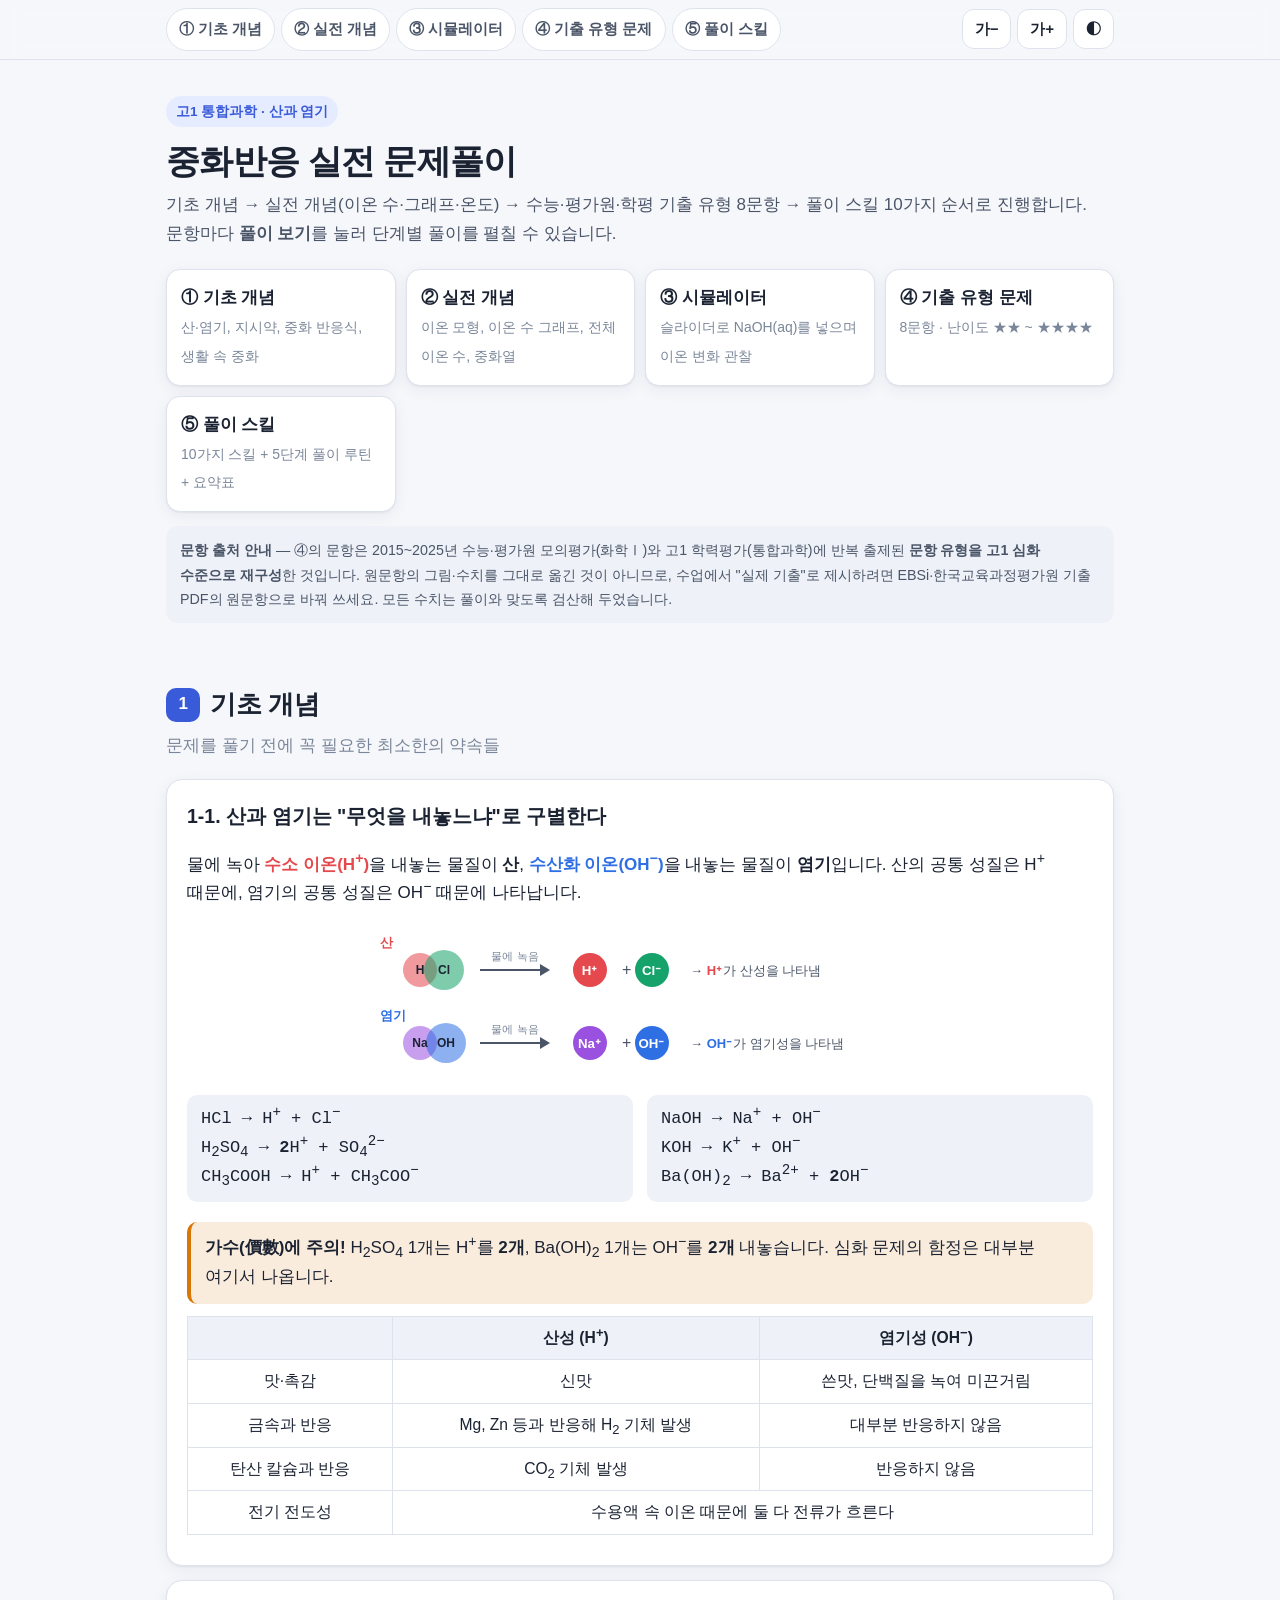
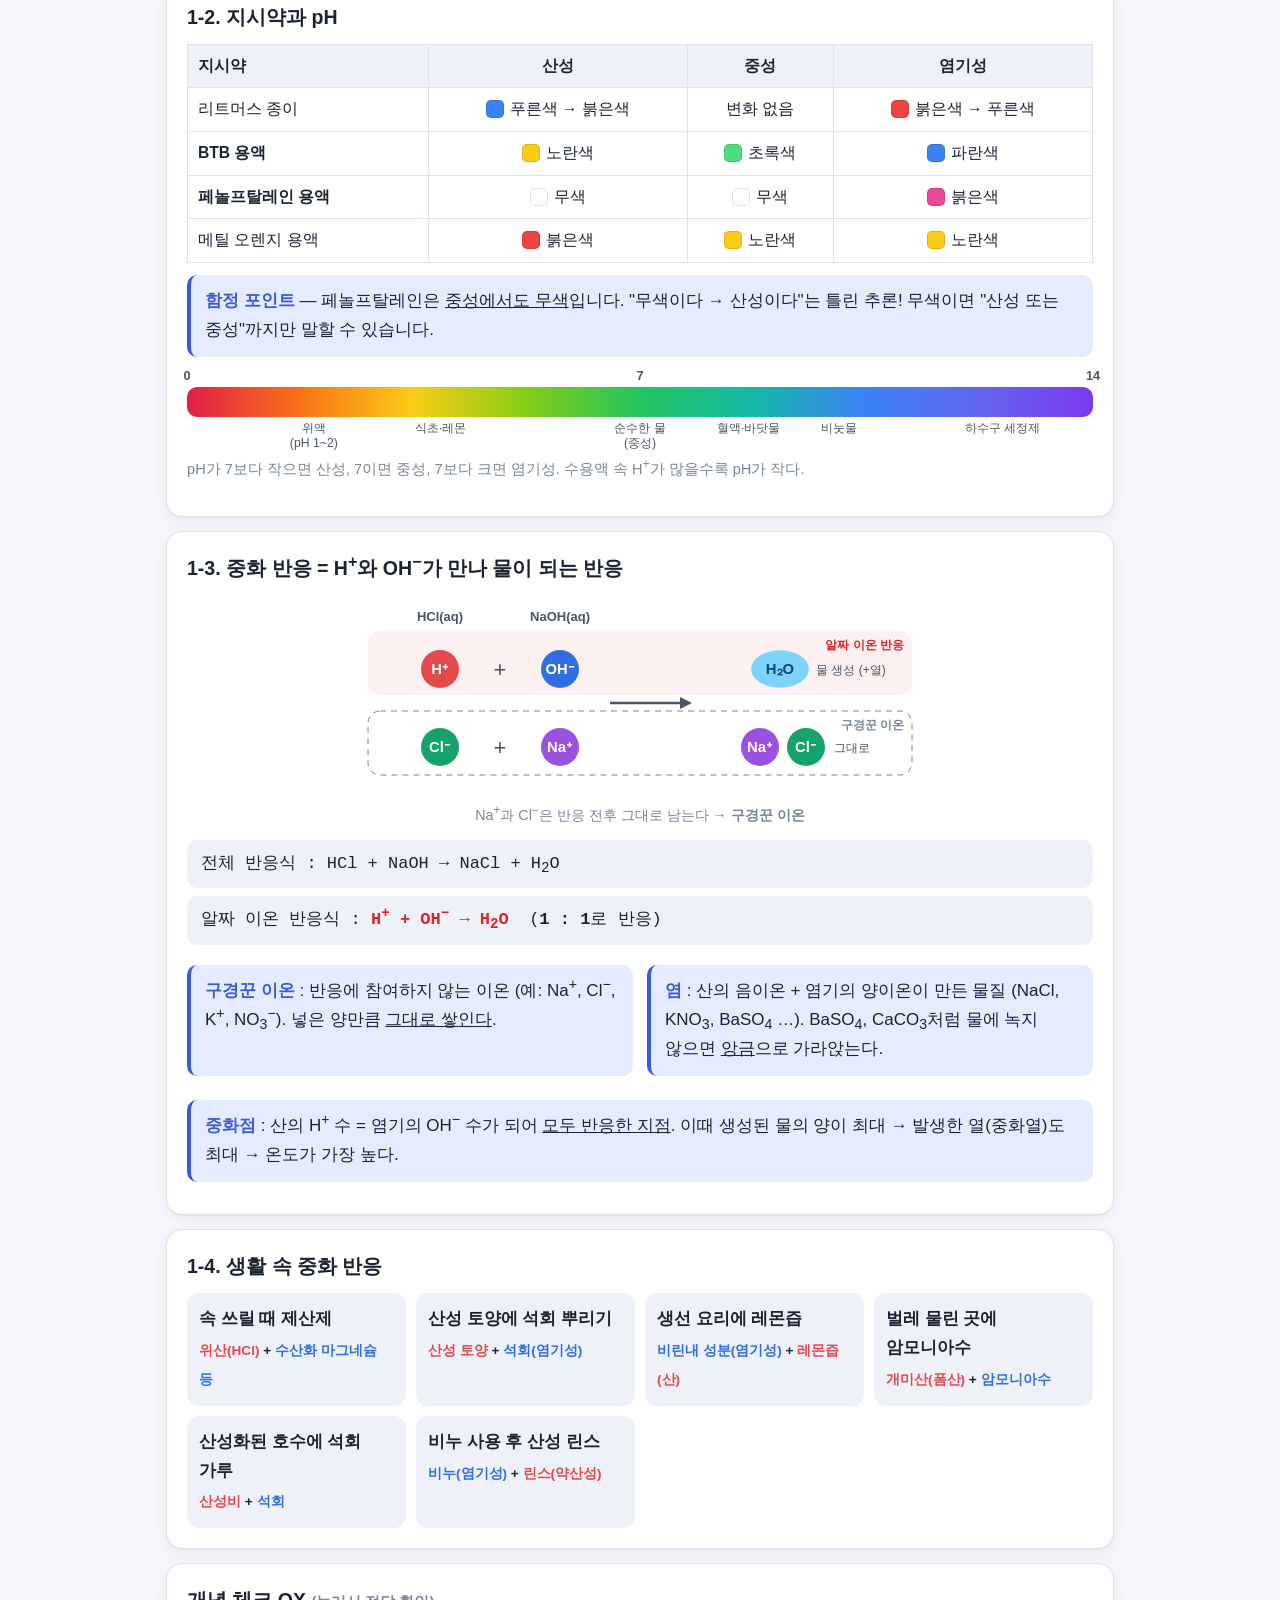
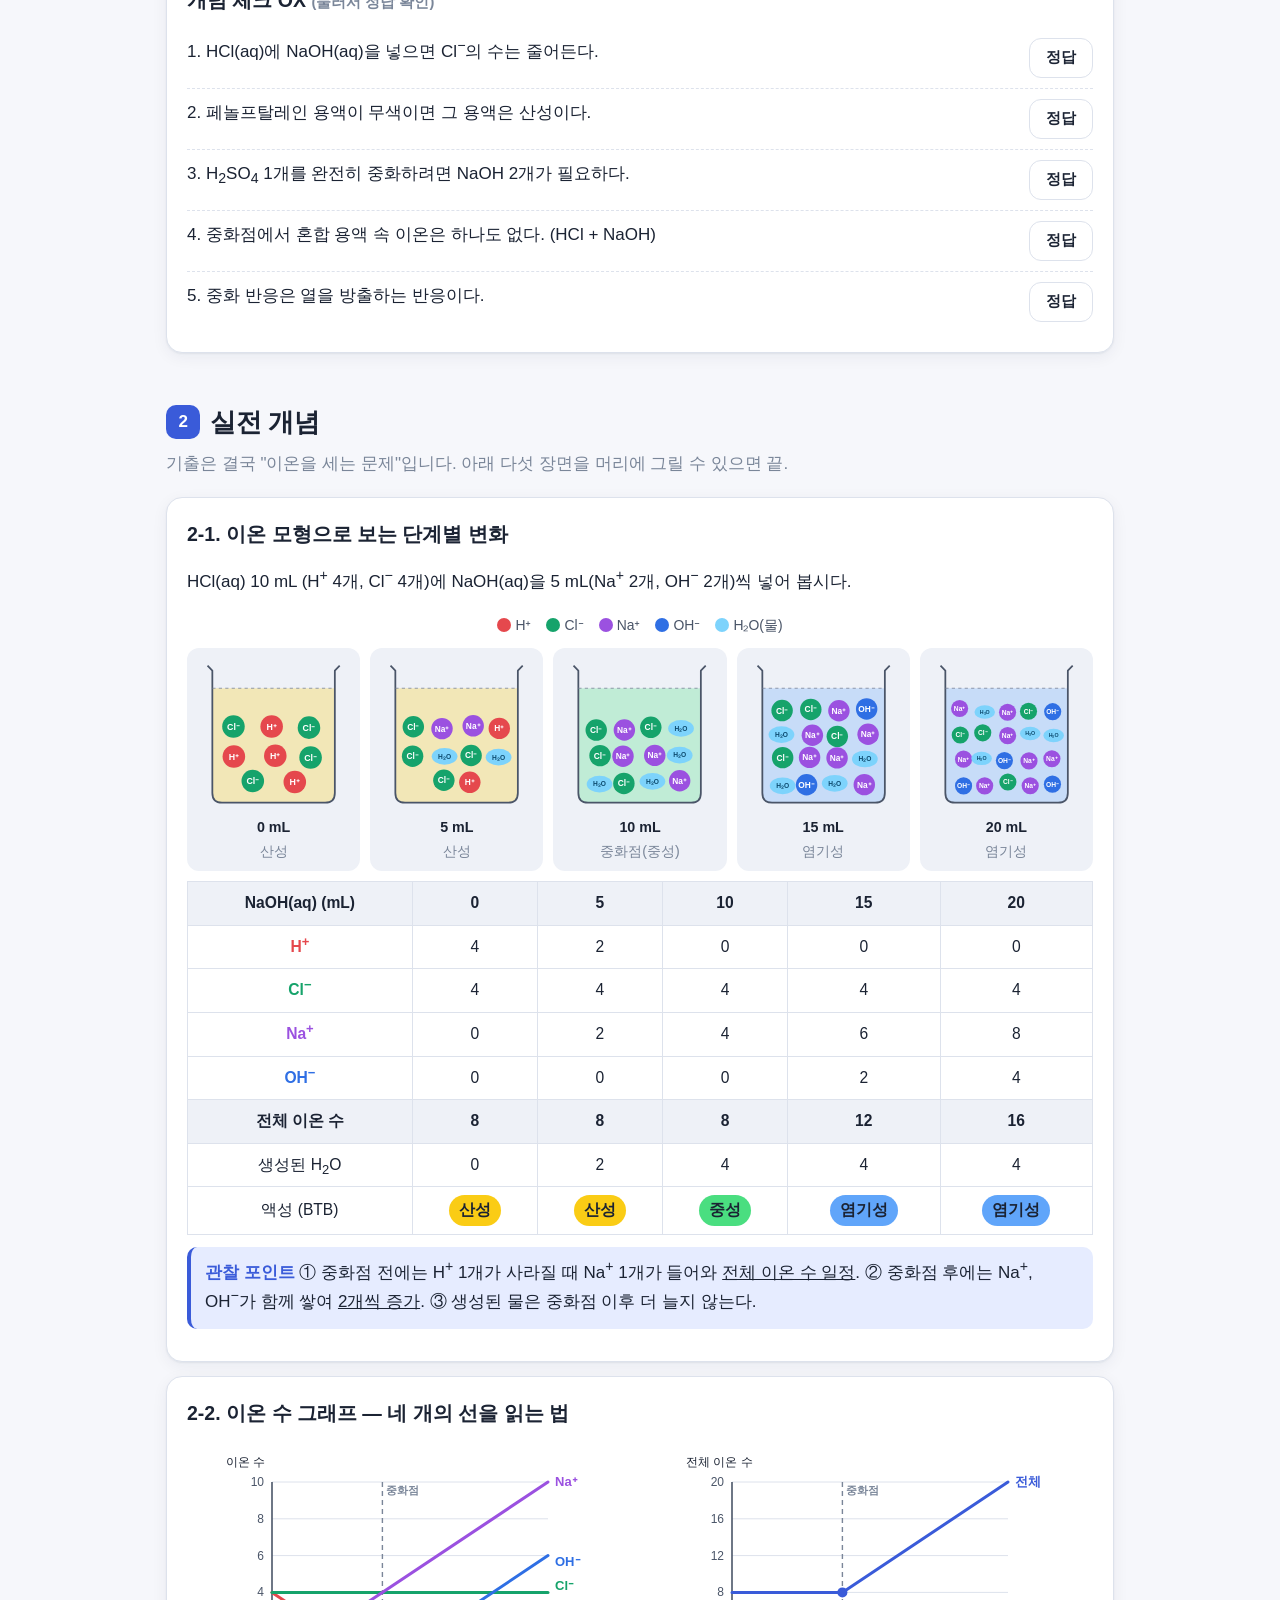
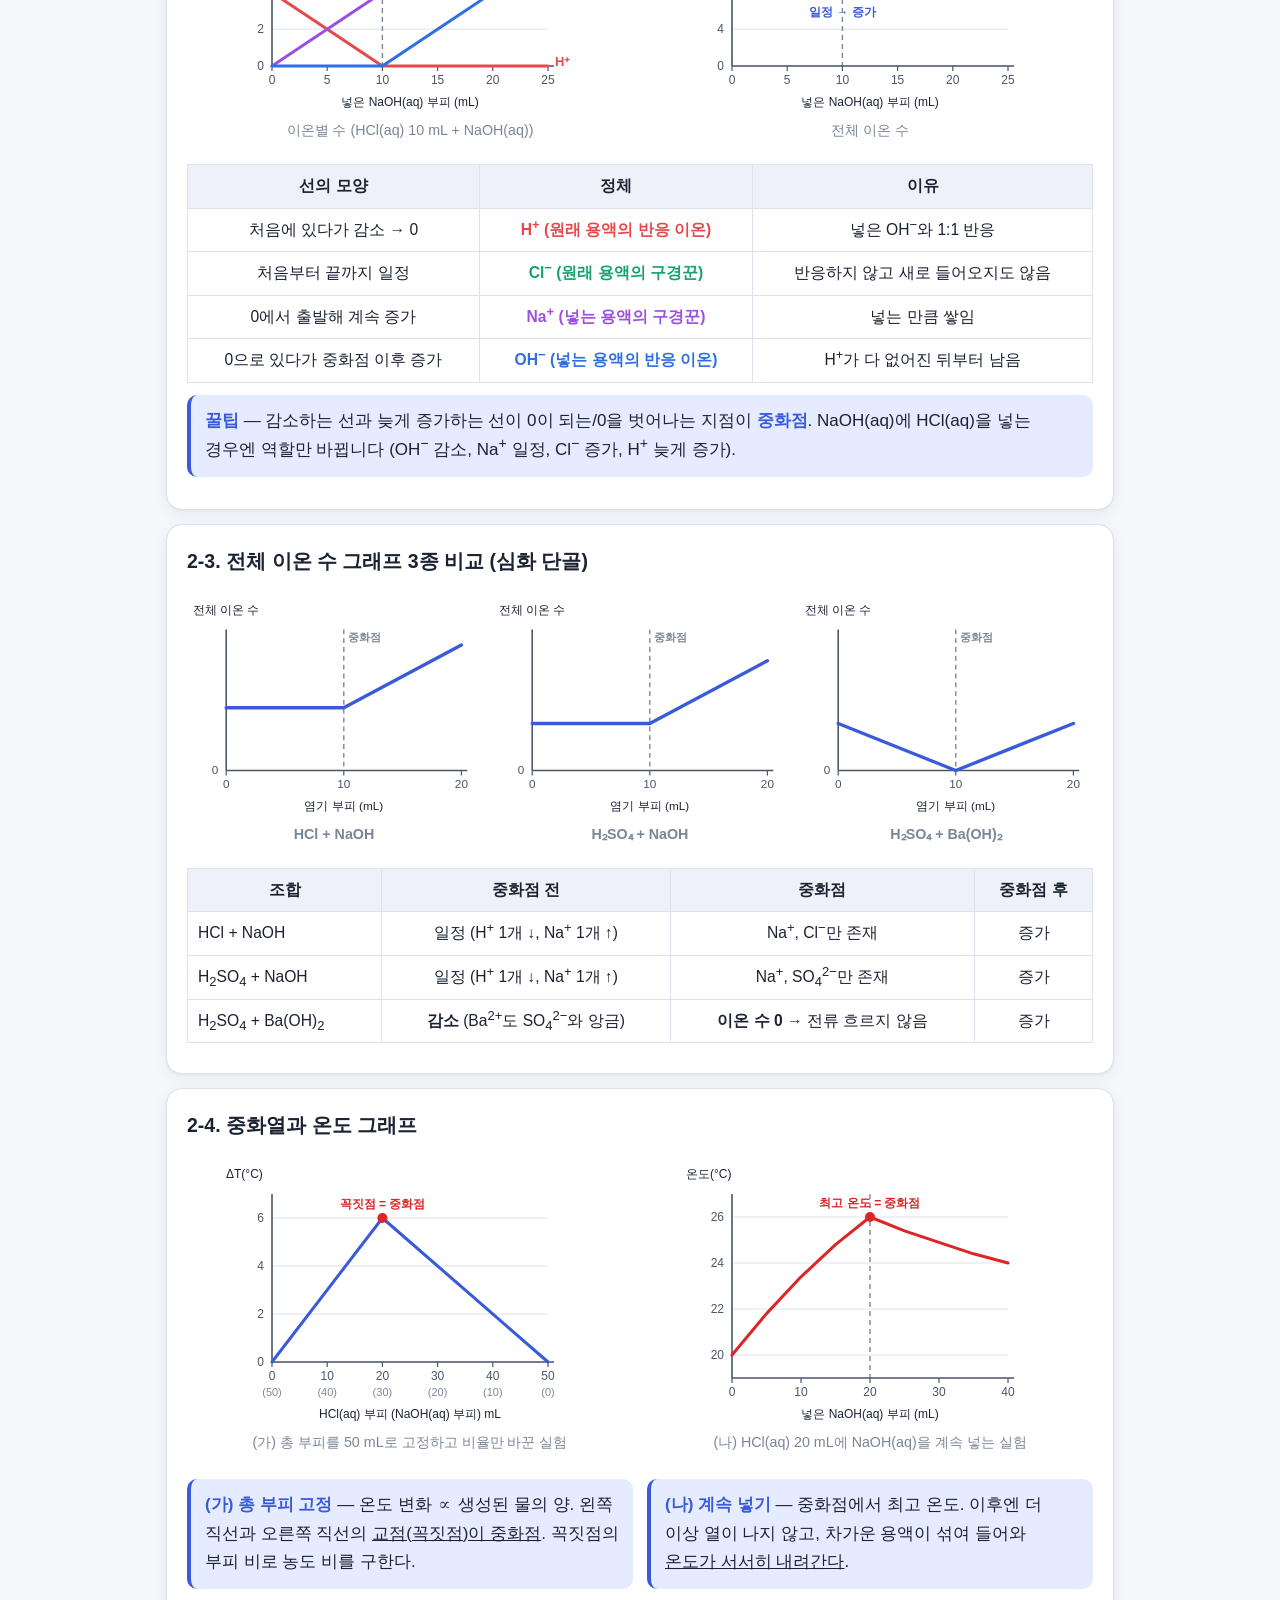
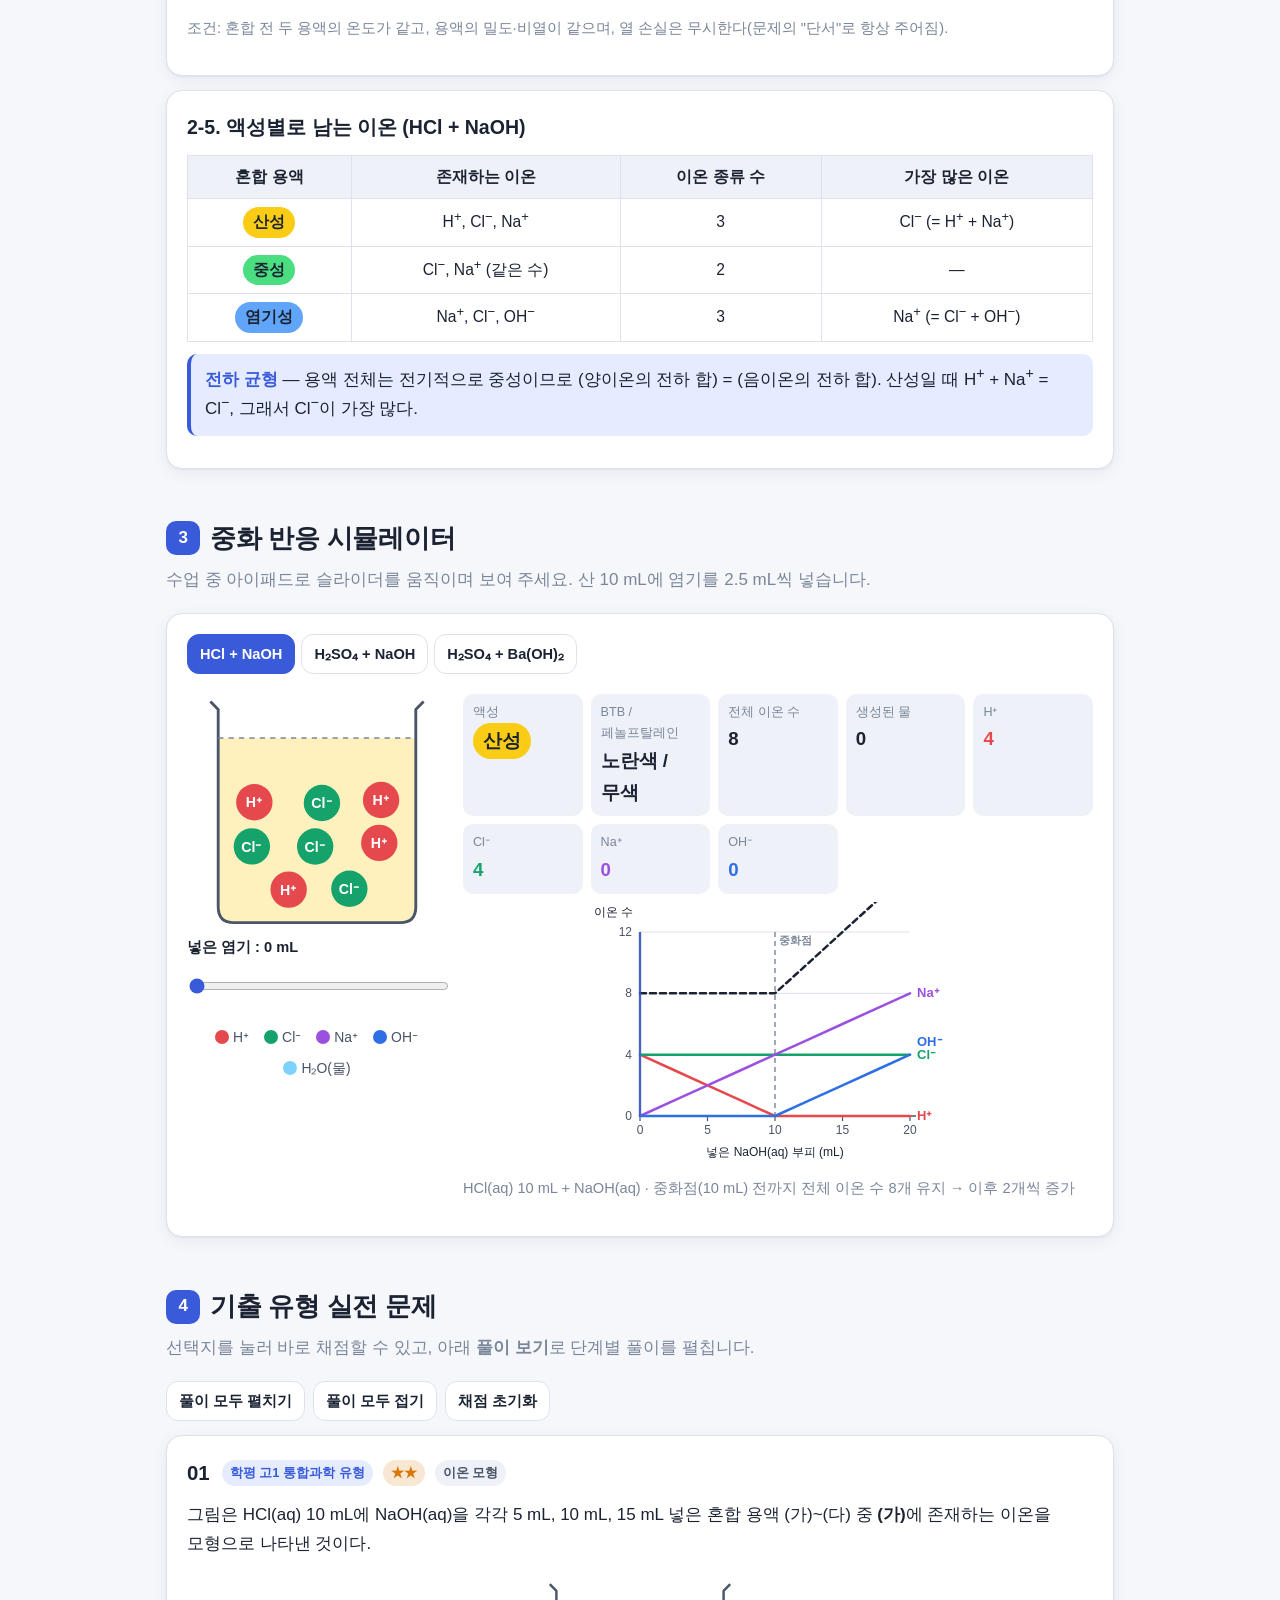
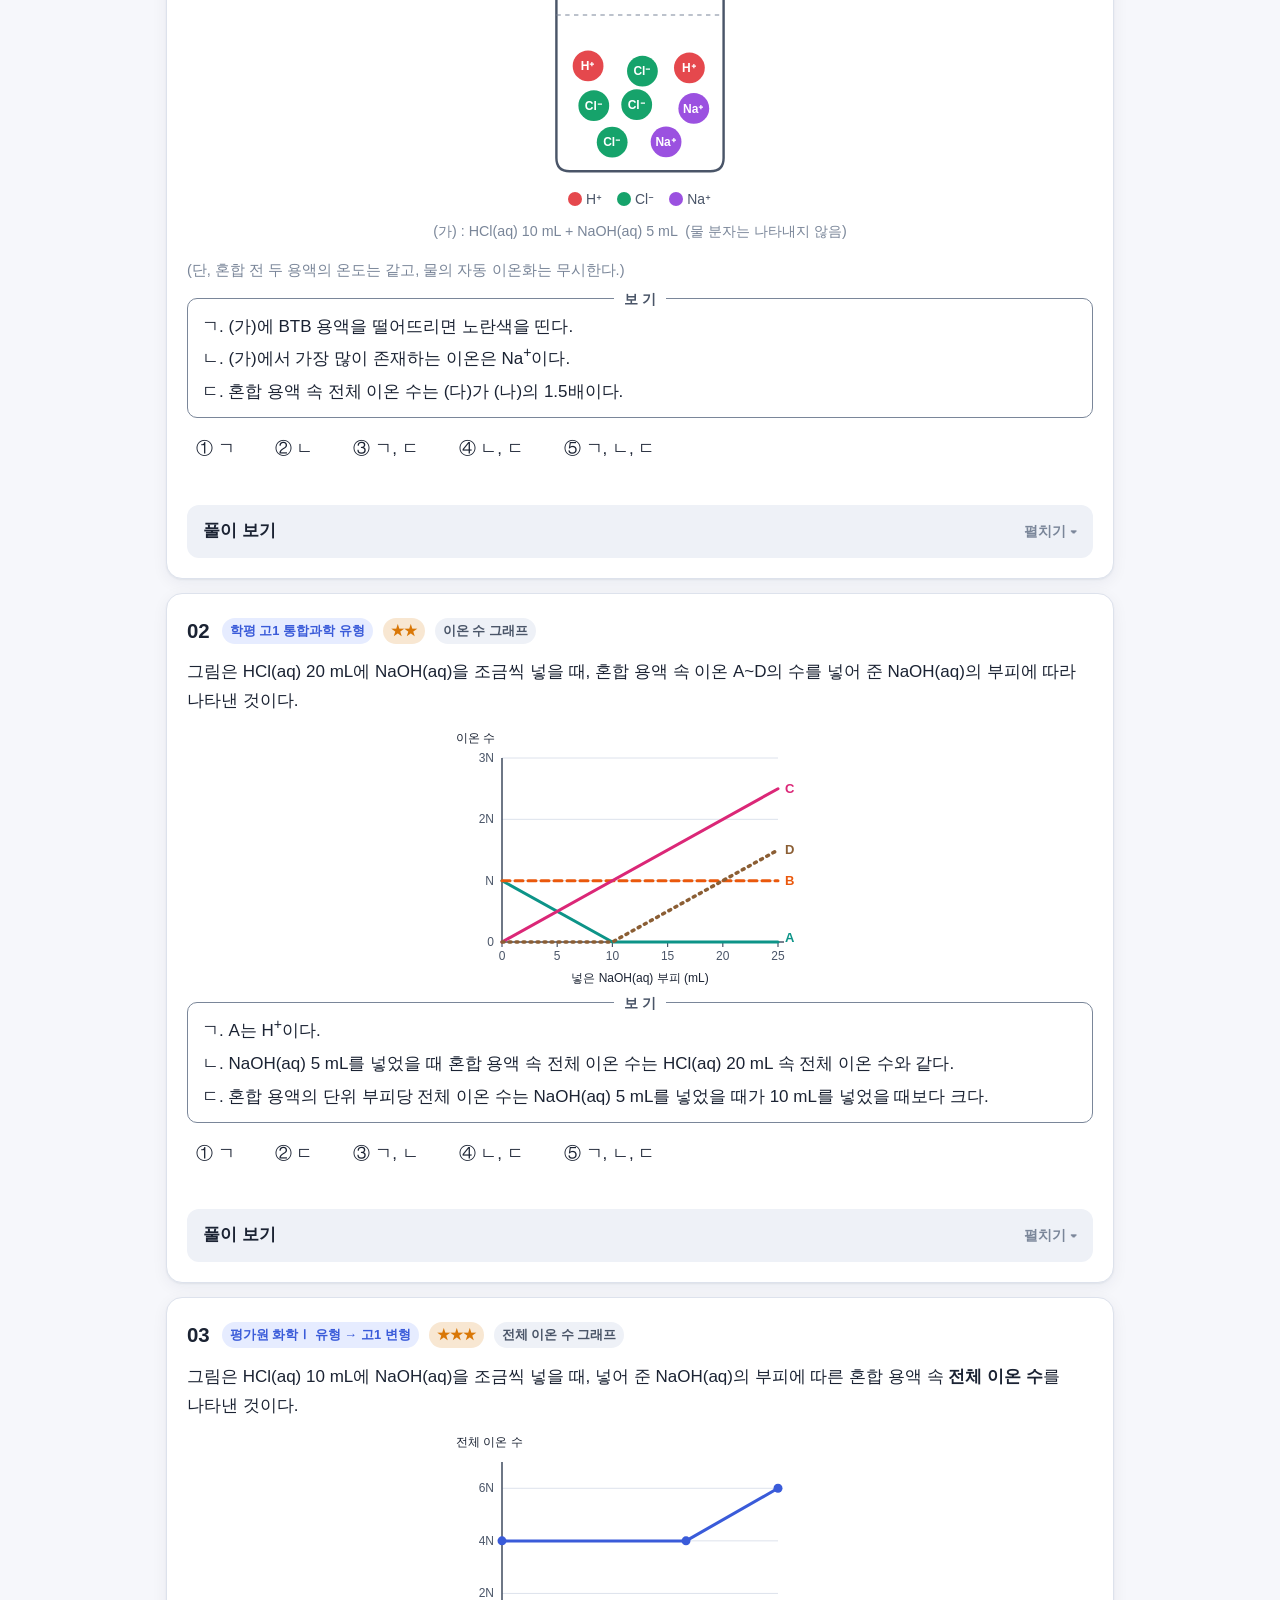
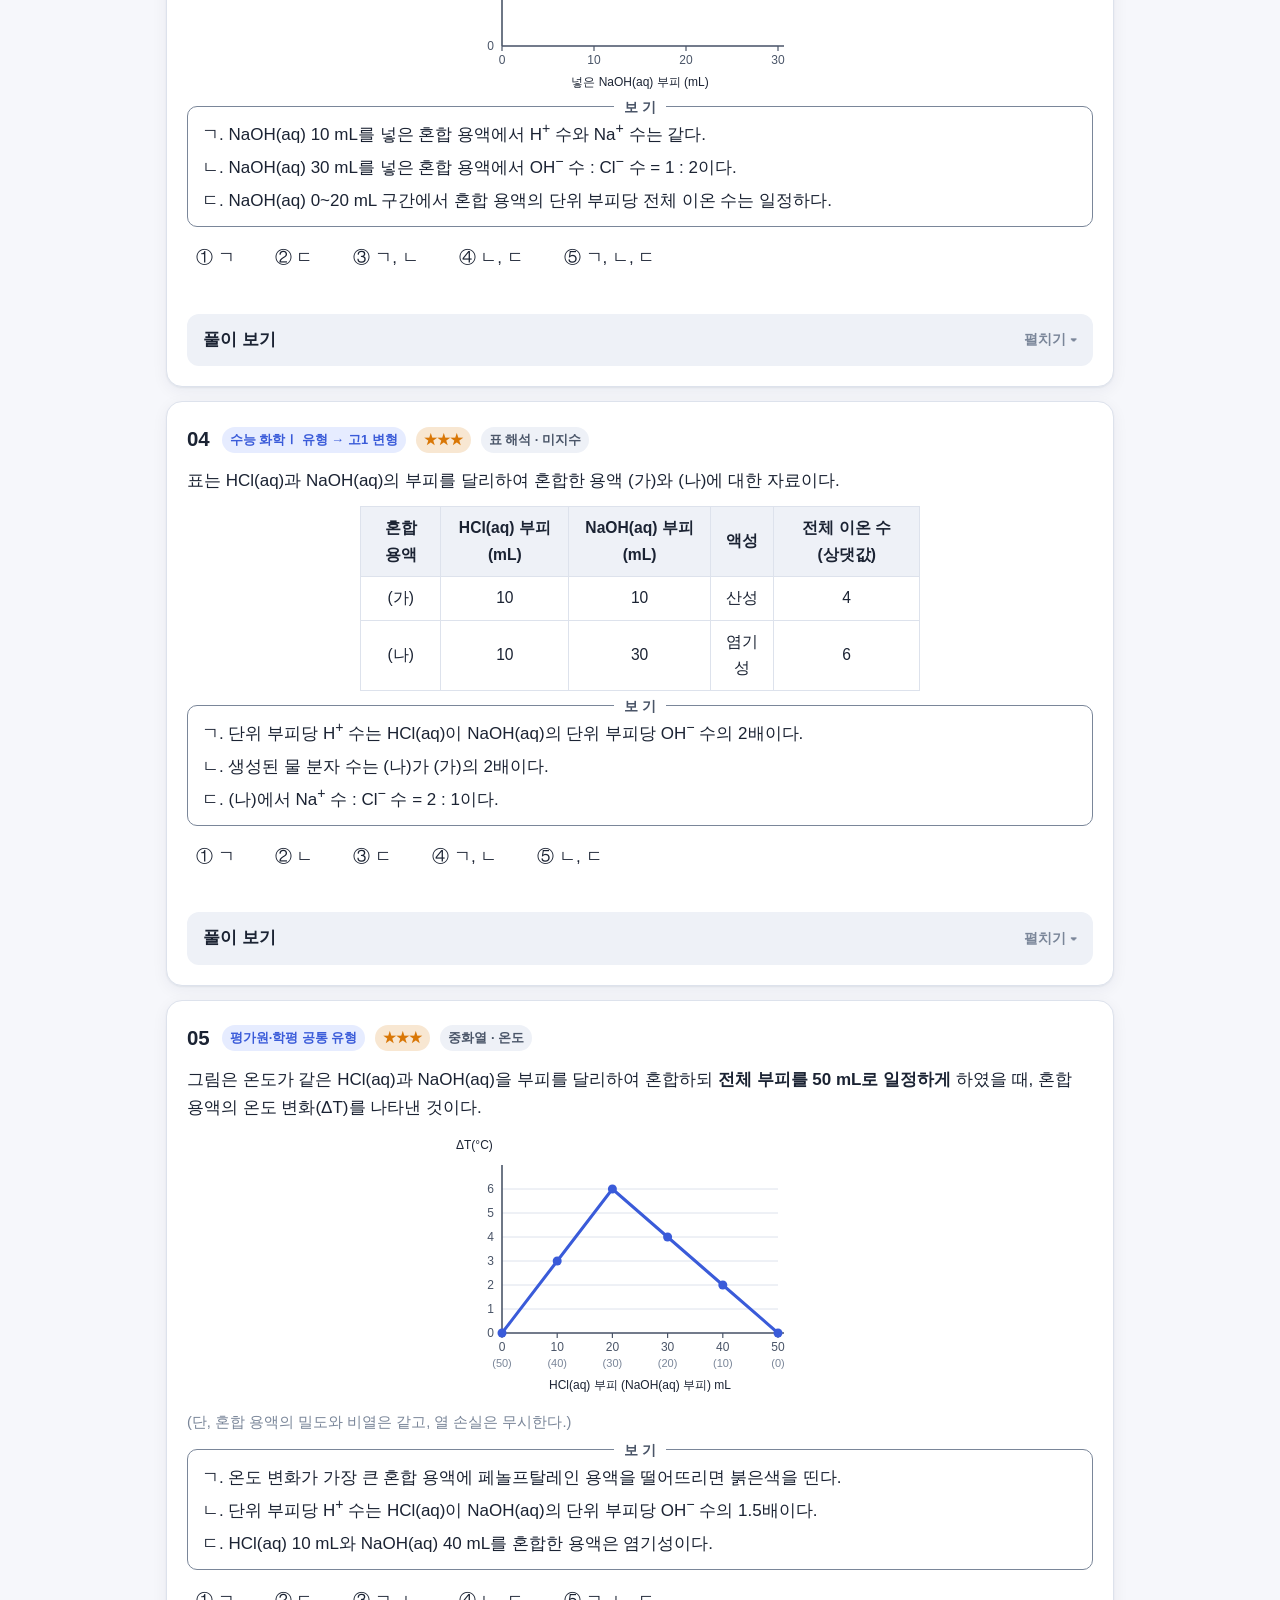
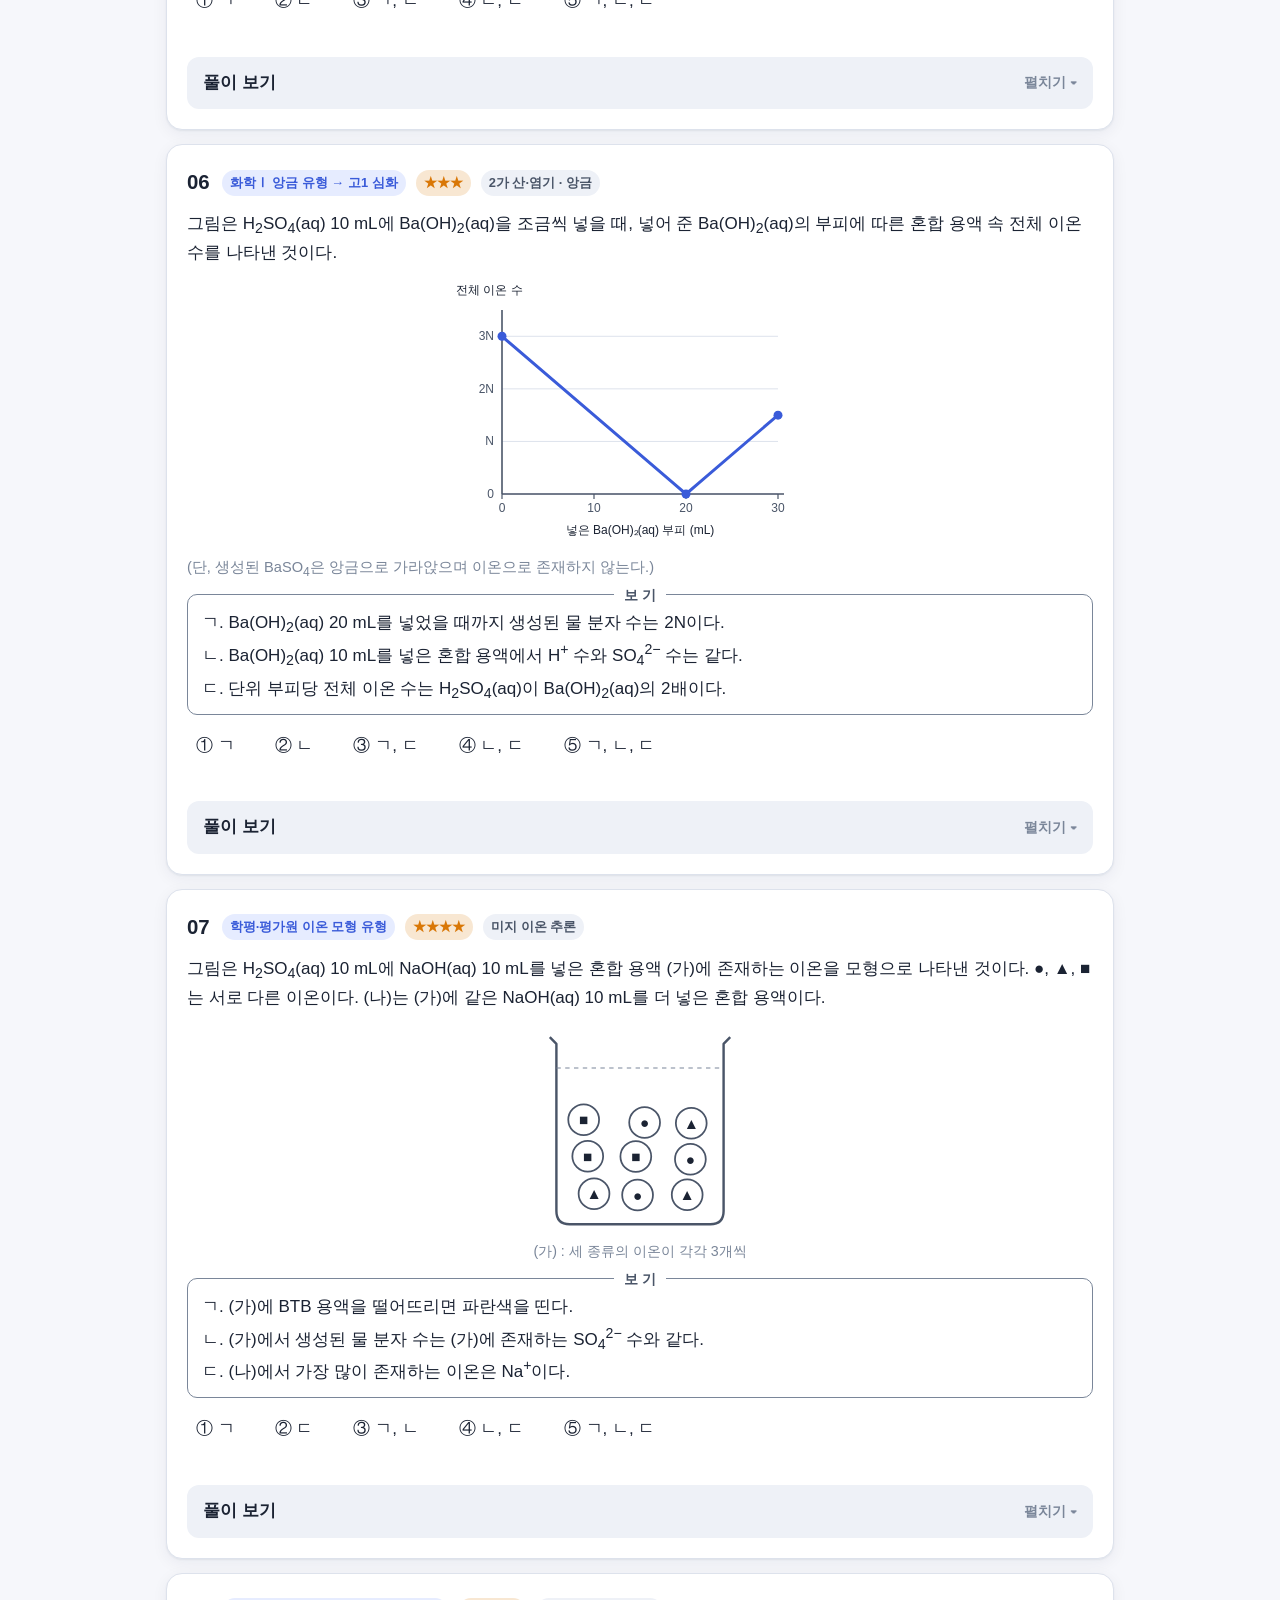
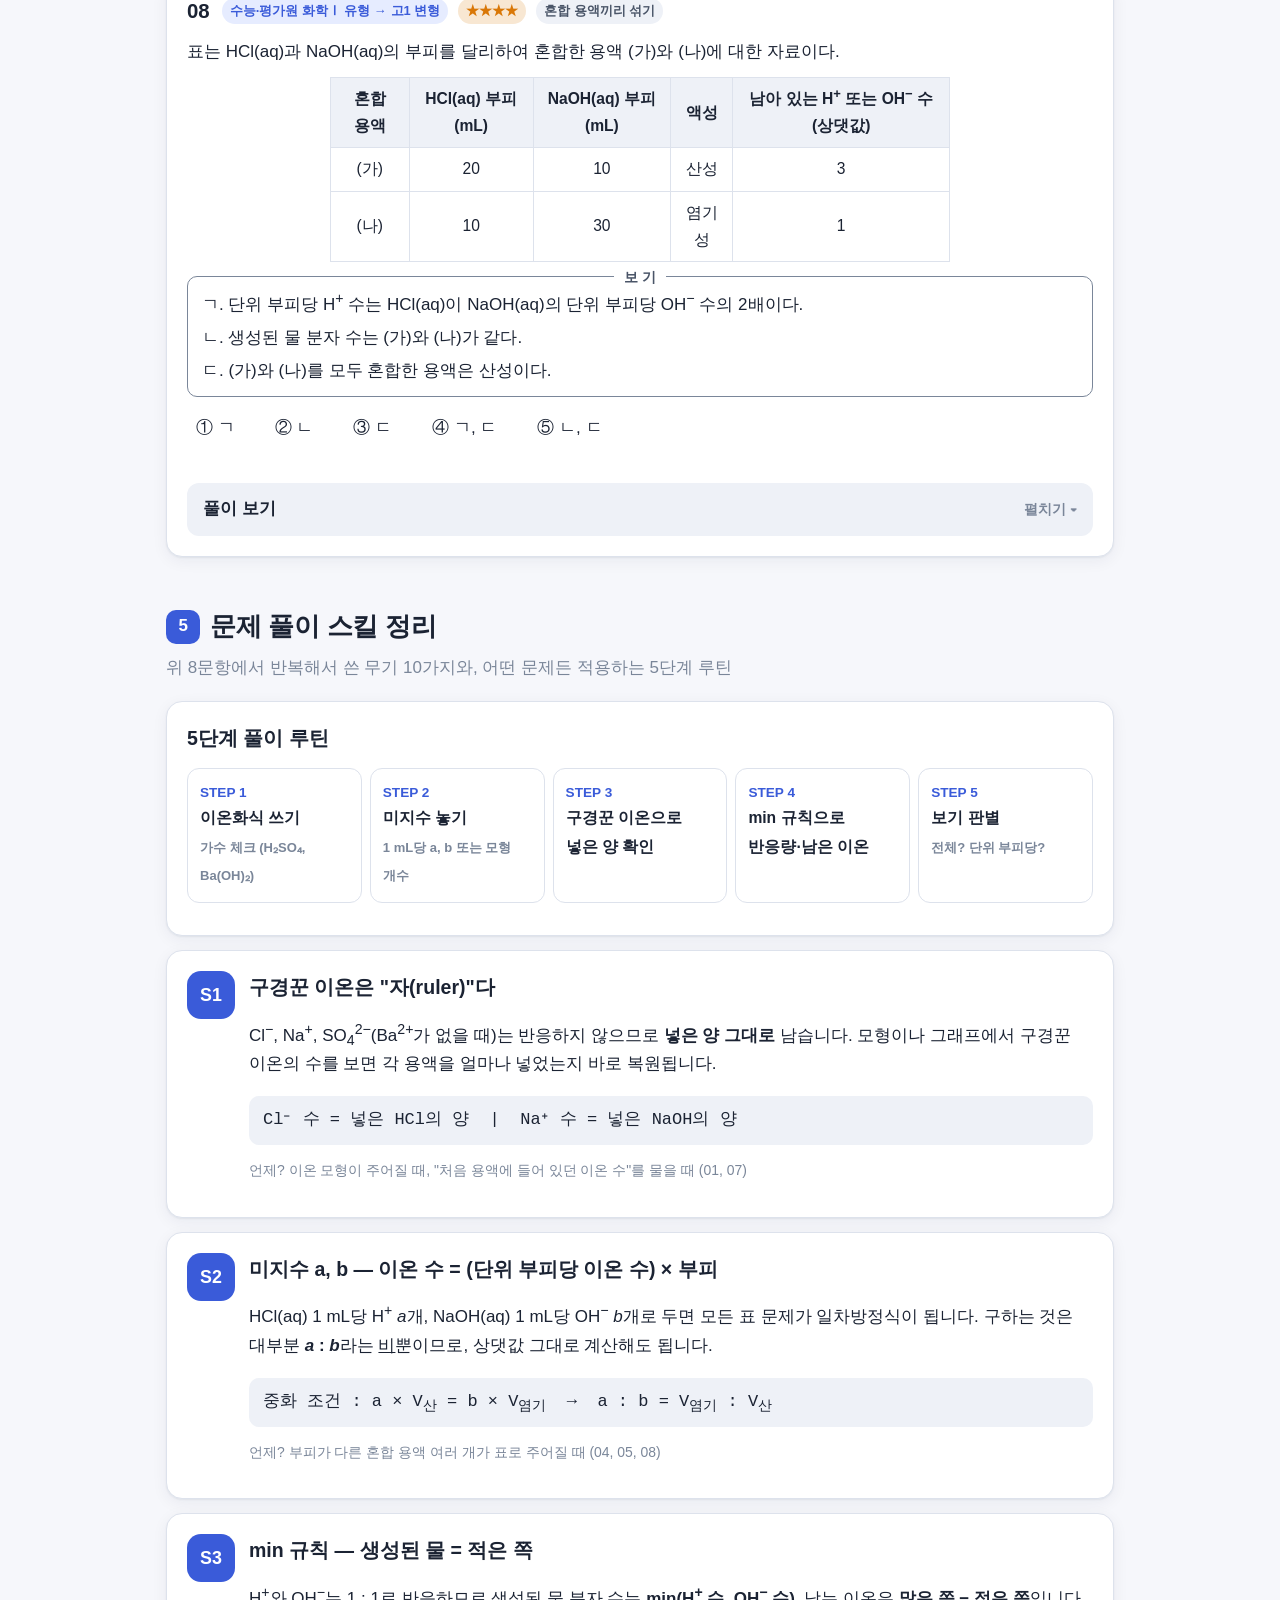
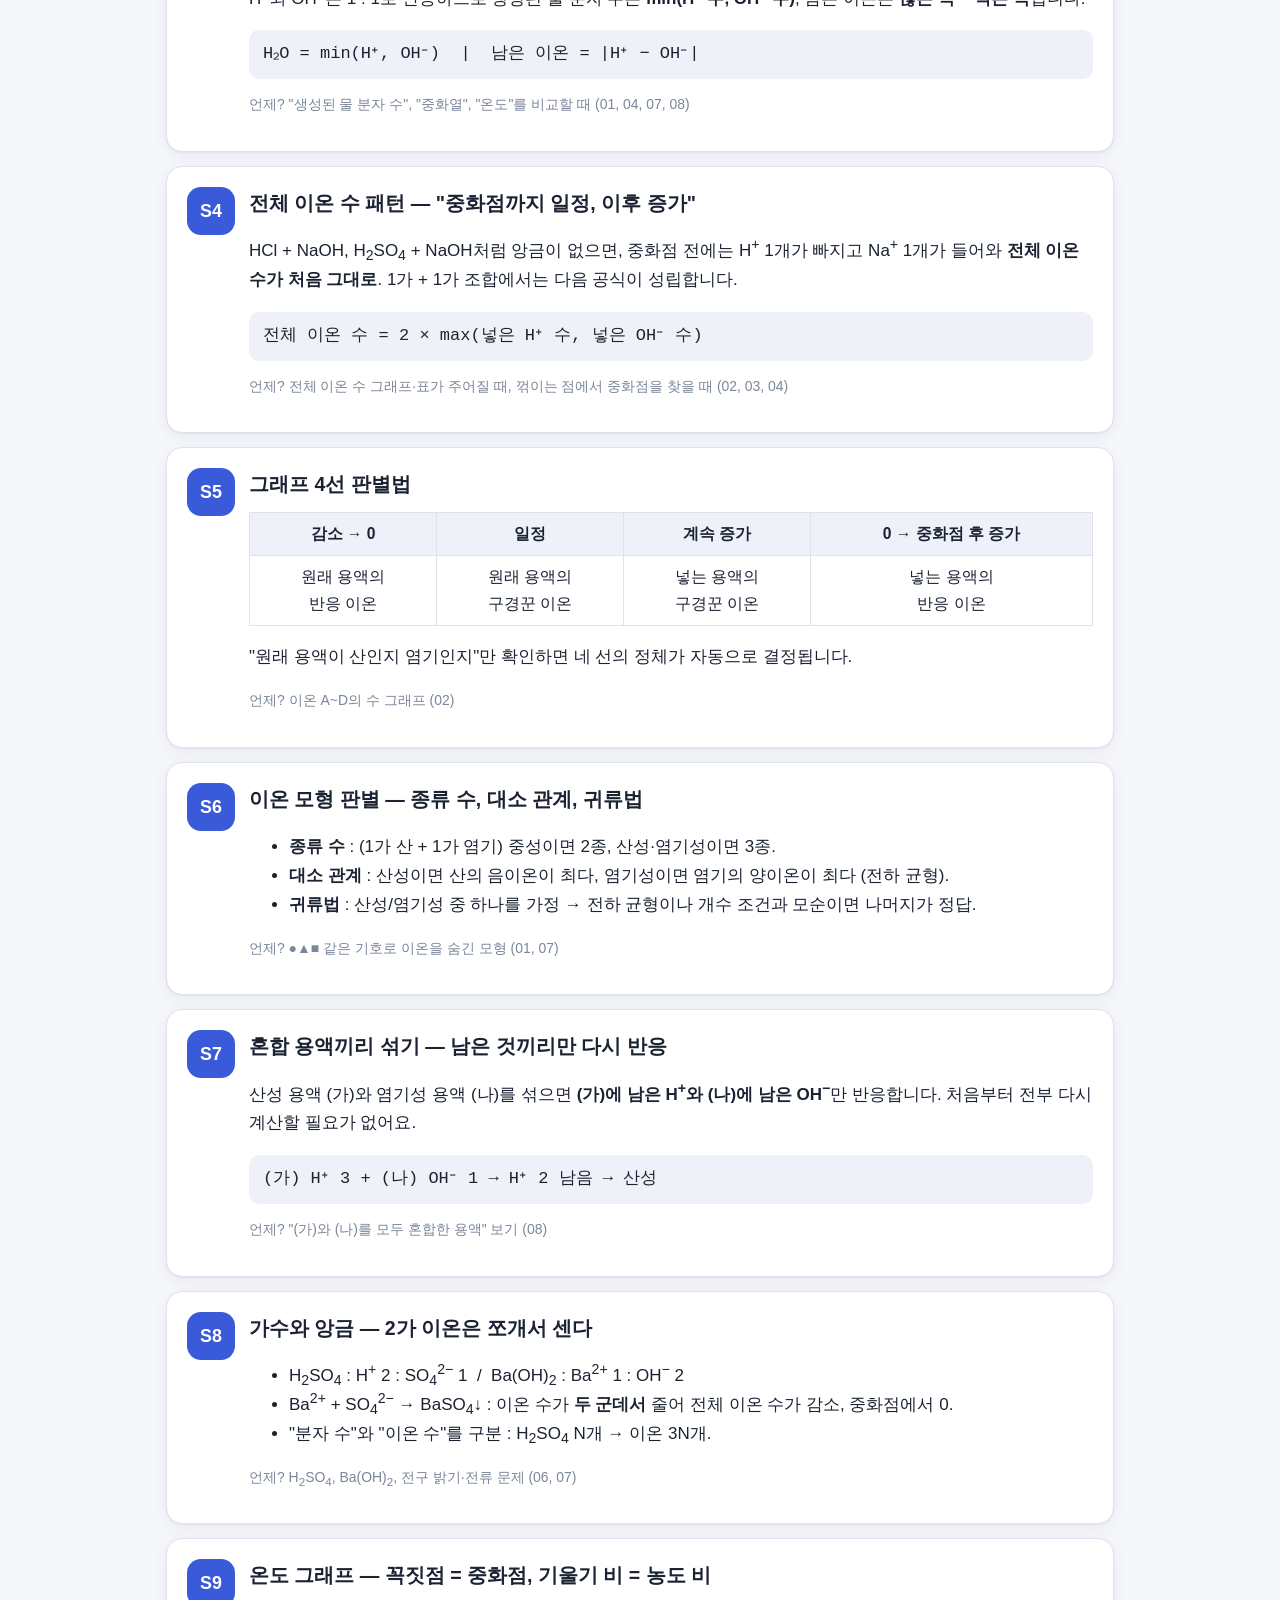
<file: lessons/neutralization.html>
<!DOCTYPE html>
<html lang="ko">
<head>
<meta charset="UTF-8">
<meta name="viewport" content="width=device-width, initial-scale=1, viewport-fit=cover">
<meta name="apple-mobile-web-app-capable" content="yes">
<meta name="apple-mobile-web-app-title" content="중화반응">
<meta name="format-detection" content="telephone=no">
<title>중화반응 실전 문제풀이</title>
<style>
:root{
  --bg:#f6f7fb; --surface:#ffffff; --surface-2:#eef1f7; --ink:#1b2333; --ink-2:#4a5568; --ink-3:#7a8699;
  --line:#dde2ec; --accent:#3a5bd9; --accent-soft:#e6ecff; --good:#16a34a; --bad:#dc2626; --warn:#d97706;
  --ion-h:#e5484d; --ion-oh:#2f6fe4; --ion-na:#9b51e0; --ion-cl:#16a36b; --ion-so4:#e08a00; --ion-ba:#5b6577;
  --ion-w:#7dd3fc; --ion-w-ink:#0c4a6e; --ppt:#9aa3b2;
  --acid:#facc15; --neutral:#4ade80; --base:#60a5fa;
  --shadow:0 1px 2px rgba(20,30,60,.06),0 4px 16px rgba(20,30,60,.06);
  --radius:16px;
}
@media (prefers-color-scheme: dark){
  :root:not([data-theme="light"]){
    --bg:#0f131b; --surface:#171c27; --surface-2:#202736; --ink:#e8ecf4; --ink-2:#b5bfd0; --ink-3:#8590a3;
    --line:#2c3446; --accent:#7f9cff; --accent-soft:#232d4d; --good:#4ade80; --bad:#f87171; --warn:#fbbf24;
    --ion-w:#38bdf8; --ion-w-ink:#082f49; --ppt:#6b7486; --shadow:none; color-scheme:dark;
  }
}
:root[data-theme="dark"]{
  --bg:#0f131b; --surface:#171c27; --surface-2:#202736; --ink:#e8ecf4; --ink-2:#b5bfd0; --ink-3:#8590a3;
  --line:#2c3446; --accent:#7f9cff; --accent-soft:#232d4d; --good:#4ade80; --bad:#f87171; --warn:#fbbf24;
  --ion-w:#38bdf8; --ion-w-ink:#082f49; --ppt:#6b7486; --shadow:none; color-scheme:dark;
}
*{box-sizing:border-box}
html{font-size:17px;-webkit-text-size-adjust:100%;scroll-behavior:smooth}
body{margin:0;background:var(--bg);color:var(--ink);
  font-family:-apple-system,BlinkMacSystemFont,"Apple SD Gothic Neo","Noto Sans KR","Malgun Gothic",sans-serif;
  line-height:1.7;word-break:keep-all;overflow-wrap:anywhere}
a{color:var(--accent)}
sub,sup{line-height:0}
.wrap{max-width:980px;margin:0 auto;padding-block:0 80px;padding-left:max(16px,env(safe-area-inset-left,0px));padding-right:max(16px,env(safe-area-inset-right,0px))}

/* top bar */
.topbar{position:sticky;top:0;z-index:20;background:color-mix(in srgb,var(--bg) 88%,transparent);
  -webkit-backdrop-filter:blur(10px);backdrop-filter:blur(10px);border-bottom:1px solid var(--line);
  padding-top:env(safe-area-inset-top)}
.topbar-in{max-width:980px;margin:0 auto;display:flex;align-items:center;gap:8px;padding-block:8px;padding-left:max(16px,env(safe-area-inset-left,0px));padding-right:max(16px,env(safe-area-inset-right,0px))}
.nav{display:flex;gap:6px;overflow-x:auto;-webkit-overflow-scrolling:touch;scrollbar-width:none;flex:1}
.nav::-webkit-scrollbar{display:none}
.nav a{flex:none;text-decoration:none;color:var(--ink-2);font-weight:600;font-size:.86rem;padding:8px 12px;border-radius:999px;background:var(--surface);border:1px solid var(--line);min-height:40px;display:flex;align-items:center}
.nav a:active{background:var(--accent-soft)}
.tools{display:flex;gap:6px;flex:none}
.btn{appearance:none;border:1px solid var(--line);background:var(--surface);color:var(--ink);border-radius:12px;
  min-height:40px;min-width:40px;padding:6px 12px;font:inherit;font-size:.86rem;font-weight:600;cursor:pointer;touch-action:manipulation}
.btn:active{transform:scale(.97)}
.btn.primary{background:var(--accent);border-color:var(--accent);color:#fff}

/* hero */
.hero{padding:36px 0 12px}
.hero .kicker{display:inline-block;font-size:.8rem;font-weight:700;color:var(--accent);background:var(--accent-soft);padding:4px 10px;border-radius:999px}
.hero h1{font-size:2rem;line-height:1.3;margin:12px 0 8px;letter-spacing:-.02em}
.hero p{color:var(--ink-2);margin:0}
.toc{display:grid;grid-template-columns:repeat(auto-fit,minmax(200px,1fr));gap:10px;margin:20px 0 6px}
.toc a{display:block;text-decoration:none;color:var(--ink);background:var(--surface);border:1px solid var(--line);border-radius:14px;padding:14px;box-shadow:var(--shadow)}
.toc b{display:block;font-size:1rem}
.toc span{font-size:.82rem;color:var(--ink-3)}
.notice{font-size:.84rem;color:var(--ink-2);background:var(--surface-2);border-radius:12px;padding:12px 14px;margin-top:14px}

/* sections */
section{scroll-margin-top:70px}
h2.sec{font-size:1.5rem;margin:48px 0 6px;letter-spacing:-.01em;display:flex;align-items:center;gap:10px}
h2.sec .num{display:inline-flex;align-items:center;justify-content:center;width:34px;height:34px;border-radius:10px;background:var(--accent);color:#fff;font-size:1rem}
.sec-sub{color:var(--ink-3);margin:0 0 18px}
h3{font-size:1.15rem;margin:28px 0 10px}
.card{background:var(--surface);border:1px solid var(--line);border-radius:var(--radius);padding:20px;margin:14px 0;box-shadow:var(--shadow)}
.card h3:first-child{margin-top:0}
.grid2{display:grid;grid-template-columns:1fr 1fr;gap:14px}
.grid3{display:grid;grid-template-columns:repeat(3,1fr);gap:12px}
@media (max-width:720px){.grid2,.grid3{grid-template-columns:1fr}}
.key{background:var(--accent-soft);border-left:4px solid var(--accent);border-radius:10px;padding:12px 14px;margin:12px 0}
.key b{color:var(--accent)}
.warnbox{background:color-mix(in srgb,var(--warn) 14%,var(--surface));border-left:4px solid var(--warn);border-radius:10px;padding:12px 14px;margin:12px 0}
.eq{font-family:"SF Mono",ui-monospace,Menlo,monospace;font-size:1rem;background:var(--surface-2);border-radius:10px;padding:10px 14px;margin:8px 0;overflow-x:auto;white-space:nowrap}
.eq .net{color:var(--bad);font-weight:700}
.muted{color:var(--ink-3)}
.small{font-size:.86rem}
.chip{display:inline-block;font-size:.76rem;font-weight:700;padding:2px 8px;border-radius:999px;background:var(--surface-2);color:var(--ink-2);margin-right:4px;white-space:nowrap}
.chip.src{background:var(--accent-soft);color:var(--accent)}
.chip.lv{background:color-mix(in srgb,var(--warn) 18%,var(--surface));color:var(--warn)}
a.chip{text-decoration:none}

/* tables */
.tbl-wrap{overflow-x:auto;-webkit-overflow-scrolling:touch;margin:10px 0}
table{border-collapse:collapse;width:100%;font-size:.92rem;min-width:420px}
th,td{border:1px solid var(--line);padding:8px 10px;text-align:center}
th{background:var(--surface-2);font-weight:700}
td.l,th.l{text-align:left}
.o{color:var(--good);font-weight:800}.x{color:var(--bad);font-weight:800}

/* figures */
figure{margin:12px 0;text-align:center}
figure svg{max-width:100%;height:auto;display:block;margin:0 auto}
figcaption{font-size:.84rem;color:var(--ink-3);margin-top:6px}
.beakers{display:grid;grid-template-columns:repeat(auto-fit,minmax(128px,1fr));gap:10px;margin:10px 0}
.beakers figure{margin:0;background:var(--surface-2);border-radius:12px;padding:8px 6px}
.beakers figcaption b{color:var(--ink)}
.legend{display:flex;flex-wrap:wrap;gap:8px 14px;justify-content:center;font-size:.82rem;color:var(--ink-2);margin:8px 0}
.legend i{display:inline-block;width:14px;height:14px;border-radius:50%;vertical-align:-2px;margin-right:4px}
svg text{font-family:-apple-system,"Apple SD Gothic Neo","Noto Sans KR",sans-serif}
.svg-ink{fill:var(--ink)}.svg-ink2{fill:var(--ink-2)}.svg-ink3{fill:var(--ink-3)}
.svg-line{stroke:var(--line)}.svg-axis{stroke:var(--ink-2)}

/* indicator + pH */
.ind td .sw{display:inline-block;width:18px;height:18px;border-radius:5px;vertical-align:-4px;margin-right:6px;border:1px solid rgba(0,0,0,.12)}
.phbar{height:30px;border-radius:10px;background:linear-gradient(90deg,#e11d48,#f97316,#facc15,#84cc16,#22c55e,#14b8a6,#3b82f6,#6366f1,#7c3aed);position:relative;margin:30px 0 40px}
.phbar .t{position:absolute;top:34px;font-size:.72rem;color:var(--ink-2);transform:translateX(-50%);white-space:nowrap;text-align:center;line-height:1.3}
.phbar .n{position:absolute;top:-22px;white-space:nowrap;font-size:.75rem;font-weight:700;color:var(--ink-2);transform:translateX(-50%)}

/* life */
.life{display:grid;grid-template-columns:repeat(auto-fit,minmax(200px,1fr));gap:10px}
.life div{background:var(--surface-2);border-radius:12px;padding:12px}
.life b{display:block;margin-bottom:2px}
.life .ab{font-size:.8rem;font-weight:700}
.life .ab .a{color:var(--ion-h)}.life .ab .b{color:var(--ion-oh)}

/* OX quiz */
.ox{list-style:none;padding:0;margin:0}
.ox li{display:flex;gap:10px;align-items:flex-start;padding:10px 0;border-bottom:1px dashed var(--line)}
.ox li:last-child{border-bottom:0}
.ox .q{flex:1}
.ox button{flex:none;min-width:64px}
.ox .ans{display:none;font-size:.86rem;color:var(--ink-2);margin-top:4px}
.ox li.show .ans{display:block}
.ox li.show button{background:var(--accent-soft);color:var(--accent);border-color:var(--accent)}

/* simulator */
.sim{display:grid;grid-template-columns:260px 1fr;gap:16px;align-items:start}
@media (max-width:760px){.sim{grid-template-columns:1fr}}
.seg{display:flex;flex-wrap:wrap;gap:6px;margin-bottom:12px}
.seg .btn[aria-pressed="true"]{background:var(--accent);border-color:var(--accent);color:#fff}
input[type=range]{width:100%;height:44px;accent-color:var(--accent)}
.simstat{display:grid;grid-template-columns:repeat(auto-fit,minmax(110px,1fr));gap:8px;margin:8px 0}
.simstat div{background:var(--surface-2);border-radius:10px;padding:8px 10px}
.simstat small{display:block;color:var(--ink-3);font-size:.74rem}
.simstat b{font-size:1.1rem}
.tag-acid,.tag-neutral,.tag-base{display:inline-block;padding:2px 10px;border-radius:999px;font-weight:800;color:#1b2333}
.tag-acid{background:var(--acid)}.tag-neutral{background:var(--neutral)}.tag-base{background:var(--base)}

/* problems */
.prob{position:relative}
.prob-head{display:flex;flex-wrap:wrap;align-items:center;gap:6px;margin-bottom:10px}
.prob-head .pn{font-size:1.2rem;font-weight:800;margin-right:6px}
.stem{margin:0 0 8px}
.bogi{border:1.5px solid var(--ink-3);border-radius:10px;padding:10px 14px 6px;margin:14px 0 10px;position:relative}
.bogi::before{content:"보 기";position:absolute;top:-12px;left:50%;transform:translateX(-50%);background:var(--surface);padding:0 10px;font-size:.84rem;font-weight:700;color:var(--ink-2)}
.bogi p{margin:4px 0;padding-left:1.6em;text-indent:-1.6em}
.choices{display:flex;flex-wrap:wrap;gap:6px 22px;margin:8px 0 4px}
.choices button{appearance:none;background:none;border:1px solid transparent;border-radius:10px;font:inherit;color:var(--ink);padding:6px 8px;min-height:40px;cursor:pointer}
.choices button.right{border-color:var(--good);background:color-mix(in srgb,var(--good) 14%,var(--surface));font-weight:700}
.choices button.wrong{border-color:var(--bad);background:color-mix(in srgb,var(--bad) 12%,var(--surface));text-decoration:line-through}
.feedback{font-size:.86rem;min-height:1.2em;font-weight:700}
details.sol{margin-top:12px;border-radius:12px;background:var(--surface-2);overflow:hidden}
details.sol>summary{list-style:none;cursor:pointer;padding:12px 16px;font-weight:700;display:flex;align-items:center;justify-content:space-between;min-height:48px;-webkit-user-select:none;user-select:none}
details.sol>summary::-webkit-details-marker{display:none}
details.sol>summary::after{content:"펼치기 ▾";font-size:.8rem;color:var(--ink-3)}
details.sol[open]>summary::after{content:"접기 ▴"}
.sol-body{padding:0 16px 16px}
.sol-body ol{padding-left:1.3em}
.sol-body li{margin:6px 0}
.answer{display:inline-block;background:var(--accent);color:#fff;font-weight:800;border-radius:10px;padding:4px 14px;margin:8px 0}
.verdict{display:grid;grid-template-columns:auto 1fr;gap:4px 10px;margin:8px 0}
.verdict .o,.verdict .x{font-size:1.05rem}
.skills-used{margin-top:10px;font-size:.84rem}
.extra{margin-top:10px;padding:10px 12px;border:1px dashed var(--accent);border-radius:10px;font-size:.92rem}

/* skills */
.skill{display:grid;grid-template-columns:48px 1fr;gap:14px;scroll-margin-top:80px}
.skill .sn{width:48px;height:48px;border-radius:14px;background:var(--accent);color:#fff;display:flex;align-items:center;justify-content:center;font-weight:800;font-size:1.05rem}
.skill h3{margin:2px 0 6px}
.skill .when{font-size:.82rem;color:var(--ink-3)}
.flow{display:flex;flex-wrap:wrap;gap:8px;align-items:stretch;margin:12px 0}
.flow .st{flex:1 1 150px;background:var(--surface);border:1px solid var(--line);border-radius:12px;padding:12px;position:relative}
.flow .st b{display:block;color:var(--accent);font-size:.8rem}
.flow .st span{font-size:.92rem;font-weight:600}
.cheat td{font-size:.88rem}

@media print{
  .topbar,.tools,.choices button,.feedback{display:none!important}
  details.sol{display:block}
  details.sol>summary::after{content:""}
  .card{break-inside:avoid;box-shadow:none}
  body{background:#fff}
}
</style>
</head>
<body>

<header class="topbar">
  <div class="topbar-in">
    <nav class="nav" aria-label="목차">
      <a href="#basic">① 기초 개념</a>
      <a href="#core">② 실전 개념</a>
      <a href="#sim">③ 시뮬레이터</a>
      <a href="#probs">④ 기출 유형 문제</a>
      <a href="#skills">⑤ 풀이 스킬</a>
    </nav>
    <div class="tools">
      <button class="btn" id="fontDown" aria-label="글자 작게">가−</button>
      <button class="btn" id="fontUp" aria-label="글자 크게">가+</button>
      <button class="btn" id="themeBtn" aria-label="화면 테마 바꾸기">◐</button>
    </div>
  </div>
</header>

<main class="wrap">

<div class="hero">
  <span class="kicker">고1 통합과학 · 산과 염기</span>
  <h1>중화반응 실전 문제풀이</h1>
  <p>기초 개념 → 실전 개념(이온 수·그래프·온도) → 수능·평가원·학평 기출 유형 8문항 → 풀이 스킬 10가지 순서로 진행합니다. 문항마다 <b>풀이 보기</b>를 눌러 단계별 풀이를 펼칠 수 있습니다.</p>
  <div class="toc">
    <a href="#basic"><b>① 기초 개념</b><span>산·염기, 지시약, 중화 반응식, 생활 속 중화</span></a>
    <a href="#core"><b>② 실전 개념</b><span>이온 모형, 이온 수 그래프, 전체 이온 수, 중화열</span></a>
    <a href="#sim"><b>③ 시뮬레이터</b><span>슬라이더로 NaOH(aq)를 넣으며 이온 변화 관찰</span></a>
    <a href="#probs"><b>④ 기출 유형 문제</b><span>8문항 · 난이도 ★★ ~ ★★★★</span></a>
    <a href="#skills"><b>⑤ 풀이 스킬</b><span>10가지 스킬 + 5단계 풀이 루틴 + 요약표</span></a>
  </div>
  <div class="notice"><b>문항 출처 안내</b> — ④의 문항은 2015~2025년 수능·평가원 모의평가(화학Ⅰ)와 고1 학력평가(통합과학)에 반복 출제된 <b>문항 유형을 고1 심화 수준으로 재구성</b>한 것입니다. 원문항의 그림·수치를 그대로 옮긴 것이 아니므로, 수업에서 "실제 기출"로 제시하려면 EBSi·한국교육과정평가원 기출 PDF의 원문항으로 바꿔 쓰세요. 모든 수치는 풀이와 맞도록 검산해 두었습니다.</div>
</div>

<!-- ================= ① 기초 개념 ================= -->
<section id="basic">
<h2 class="sec"><span class="num">1</span>기초 개념</h2>
<p class="sec-sub">문제를 풀기 전에 꼭 필요한 최소한의 약속들</p>

<div class="card">
  <h3>1-1. 산과 염기는 "무엇을 내놓느냐"로 구별한다</h3>
  <p>물에 녹아 <b style="color:var(--ion-h)">수소 이온(H<sup>+</sup>)</b>을 내놓는 물질이 <b>산</b>, <b style="color:var(--ion-oh)">수산화 이온(OH<sup>−</sup>)</b>을 내놓는 물질이 <b>염기</b>입니다. 산의 공통 성질은 H<sup>+</sup> 때문에, 염기의 공통 성질은 OH<sup>−</sup> 때문에 나타납니다.</p>
  <figure data-fig="ionize"></figure>
  <div class="grid2">
    <div class="eq">HCl → H<sup>+</sup> + Cl<sup>−</sup><br>H<sub>2</sub>SO<sub>4</sub> → <b>2</b>H<sup>+</sup> + SO<sub>4</sub><sup>2−</sup><br>CH<sub>3</sub>COOH → H<sup>+</sup> + CH<sub>3</sub>COO<sup>−</sup></div>
    <div class="eq">NaOH → Na<sup>+</sup> + OH<sup>−</sup><br>KOH → K<sup>+</sup> + OH<sup>−</sup><br>Ba(OH)<sub>2</sub> → Ba<sup>2+</sup> + <b>2</b>OH<sup>−</sup></div>
  </div>
  <div class="warnbox"><b>가수(價數)에 주의!</b> H<sub>2</sub>SO<sub>4</sub> 1개는 H<sup>+</sup>를 <b>2개</b>, Ba(OH)<sub>2</sub> 1개는 OH<sup>−</sup>를 <b>2개</b> 내놓습니다. 심화 문제의 함정은 대부분 여기서 나옵니다.</div>
  <div class="tbl-wrap"><table>
    <tr><th></th><th>산성 (H<sup>+</sup>)</th><th>염기성 (OH<sup>−</sup>)</th></tr>
    <tr><td>맛·촉감</td><td>신맛</td><td>쓴맛, 단백질을 녹여 미끈거림</td></tr>
    <tr><td>금속과 반응</td><td>Mg, Zn 등과 반응해 H<sub>2</sub> 기체 발생</td><td>대부분 반응하지 않음</td></tr>
    <tr><td>탄산 칼슘과 반응</td><td>CO<sub>2</sub> 기체 발생</td><td>반응하지 않음</td></tr>
    <tr><td>전기 전도성</td><td colspan="2">수용액 속 이온 때문에 둘 다 전류가 흐른다</td></tr>
  </table></div>
</div>

<div class="card">
  <h3>1-2. 지시약과 pH</h3>
  <div class="tbl-wrap"><table class="ind">
    <tr><th class="l">지시약</th><th>산성</th><th>중성</th><th>염기성</th></tr>
    <tr><td class="l">리트머스 종이</td><td><span class="sw" style="background:#3b82f6"></span>푸른색 → 붉은색</td><td>변화 없음</td><td><span class="sw" style="background:#ef4444"></span>붉은색 → 푸른색</td></tr>
    <tr><td class="l"><b>BTB 용액</b></td><td><span class="sw" style="background:#facc15"></span>노란색</td><td><span class="sw" style="background:#4ade80"></span>초록색</td><td><span class="sw" style="background:#3b82f6"></span>파란색</td></tr>
    <tr><td class="l"><b>페놀프탈레인 용액</b></td><td><span class="sw" style="background:#fff"></span>무색</td><td><span class="sw" style="background:#fff"></span>무색</td><td><span class="sw" style="background:#ec4899"></span>붉은색</td></tr>
    <tr><td class="l">메틸 오렌지 용액</td><td><span class="sw" style="background:#ef4444"></span>붉은색</td><td><span class="sw" style="background:#facc15"></span>노란색</td><td><span class="sw" style="background:#facc15"></span>노란색</td></tr>
  </table></div>
  <div class="key"><b>함정 포인트</b> — 페놀프탈레인은 <u>중성에서도 무색</u>입니다. "무색이다 → 산성이다"는 틀린 추론! 무색이면 "산성 또는 중성"까지만 말할 수 있습니다.</div>
  <div class="phbar" aria-label="pH 막대">
    <span class="n" style="left:0%">0</span><span class="n" style="left:50%">7</span><span class="n" style="left:100%">14</span>
    <span class="t" style="left:14%">위액<br>(pH 1~2)</span>
    <span class="t" style="left:28%">식초·레몬</span>
    <span class="t" style="left:50%">순수한 물<br>(중성)</span>
    <span class="t" style="left:62%">혈액·바닷물</span>
    <span class="t" style="left:72%">비눗물</span>
    <span class="t" style="left:90%">하수구 세정제</span>
  </div>
  <p class="small muted">pH가 7보다 작으면 산성, 7이면 중성, 7보다 크면 염기성. 수용액 속 H<sup>+</sup>가 많을수록 pH가 작다.</p>
</div>

<div class="card">
  <h3>1-3. 중화 반응 = H<sup>+</sup>와 OH<sup>−</sup>가 만나 물이 되는 반응</h3>
  <figure data-fig="neut"><figcaption>Na<sup>+</sup>과 Cl<sup>−</sup>은 반응 전후 그대로 남는다 → <b>구경꾼 이온</b></figcaption></figure>
  <div class="eq">전체 반응식 : HCl + NaOH → NaCl + H<sub>2</sub>O</div>
  <div class="eq">알짜 이온 반응식 : <span class="net">H<sup>+</sup> + OH<sup>−</sup> → H<sub>2</sub>O</span> &nbsp;(<b>1 : 1</b>로 반응)</div>
  <div class="grid2">
    <div class="key"><b>구경꾼 이온</b> : 반응에 참여하지 않는 이온 (예: Na<sup>+</sup>, Cl<sup>−</sup>, K<sup>+</sup>, NO<sub>3</sub><sup>−</sup>). 넣은 양만큼 <u>그대로 쌓인다</u>.</div>
    <div class="key"><b>염</b> : 산의 음이온 + 염기의 양이온이 만든 물질 (NaCl, KNO<sub>3</sub>, BaSO<sub>4</sub> …). BaSO<sub>4</sub>, CaCO<sub>3</sub>처럼 물에 녹지 않으면 <u>앙금</u>으로 가라앉는다.</div>
  </div>
  <div class="key"><b>중화점</b> : 산의 H<sup>+</sup> 수 = 염기의 OH<sup>−</sup> 수가 되어 <u>모두 반응한 지점</u>. 이때 생성된 물의 양이 최대 → 발생한 열(중화열)도 최대 → 온도가 가장 높다.</div>
</div>

<div class="card">
  <h3>1-4. 생활 속 중화 반응</h3>
  <div class="life">
    <div><b>속 쓰릴 때 제산제</b><span class="ab"><span class="a">위산(HCl)</span> + <span class="b">수산화 마그네슘 등</span></span></div>
    <div><b>산성 토양에 석회 뿌리기</b><span class="ab"><span class="a">산성 토양</span> + <span class="b">석회(염기성)</span></span></div>
    <div><b>생선 요리에 레몬즙</b><span class="ab"><span class="b">비린내 성분(염기성)</span> + <span class="a">레몬즙(산)</span></span></div>
    <div><b>벌레 물린 곳에 암모니아수</b><span class="ab"><span class="a">개미산(폼산)</span> + <span class="b">암모니아수</span></span></div>
    <div><b>산성화된 호수에 석회 가루</b><span class="ab"><span class="a">산성비</span> + <span class="b">석회</span></span></div>
    <div><b>비누 사용 후 산성 린스</b><span class="ab"><span class="b">비누(염기성)</span> + <span class="a">린스(약산성)</span></span></div>
  </div>
</div>

<div class="card">
  <h3>개념 체크 OX <span class="muted small">(눌러서 정답 확인)</span></h3>
  <ul class="ox" id="oxList">
    <li><div class="q">1. HCl(aq)에 NaOH(aq)을 넣으면 Cl<sup>−</sup>의 수는 줄어든다.<div class="ans"><b class="x">X</b> — Cl<sup>−</sup>은 구경꾼 이온이라 수가 일정하다. 줄어드는 것은 H<sup>+</sup>.</div></div><button class="btn">정답</button></li>
    <li><div class="q">2. 페놀프탈레인 용액이 무색이면 그 용액은 산성이다.<div class="ans"><b class="x">X</b> — 중성에서도 무색. "산성 또는 중성".</div></div><button class="btn">정답</button></li>
    <li><div class="q">3. H<sub>2</sub>SO<sub>4</sub> 1개를 완전히 중화하려면 NaOH 2개가 필요하다.<div class="ans"><b class="o">O</b> — H<sub>2</sub>SO<sub>4</sub>는 H<sup>+</sup>를 2개 내놓는다.</div></div><button class="btn">정답</button></li>
    <li><div class="q">4. 중화점에서 혼합 용액 속 이온은 하나도 없다. (HCl + NaOH)<div class="ans"><b class="x">X</b> — Na<sup>+</sup>, Cl<sup>−</sup>이 남아 있다. 이온 수가 0이 되는 건 앙금이 생기는 H<sub>2</sub>SO<sub>4</sub> + Ba(OH)<sub>2</sub> 같은 경우.</div></div><button class="btn">정답</button></li>
    <li><div class="q">5. 중화 반응은 열을 방출하는 반응이다.<div class="ans"><b class="o">O</b> — 중화열. 생성된 물의 양이 많을수록 열이 많이 난다.</div></div><button class="btn">정답</button></li>
  </ul>
</div>
</section>

<!-- ================= ② 실전 개념 ================= -->
<section id="core">
<h2 class="sec"><span class="num">2</span>실전 개념</h2>
<p class="sec-sub">기출은 결국 "이온을 세는 문제"입니다. 아래 다섯 장면을 머리에 그릴 수 있으면 끝.</p>

<div class="card">
  <h3>2-1. 이온 모형으로 보는 단계별 변화</h3>
  <p>HCl(aq) 10 mL (H<sup>+</sup> 4개, Cl<sup>−</sup> 4개)에 NaOH(aq)을 5 mL(Na<sup>+</sup> 2개, OH<sup>−</sup> 2개)씩 넣어 봅시다.</p>
  <div class="legend" data-legend="H,Cl,Na,OH,W"></div>
  <div class="beakers" data-fig="steps"></div>
  <div class="tbl-wrap"><table>
    <tr><th>NaOH(aq) (mL)</th><th>0</th><th>5</th><th>10</th><th>15</th><th>20</th></tr>
    <tr><td style="color:var(--ion-h);font-weight:700">H<sup>+</sup></td><td>4</td><td>2</td><td>0</td><td>0</td><td>0</td></tr>
    <tr><td style="color:var(--ion-cl);font-weight:700">Cl<sup>−</sup></td><td>4</td><td>4</td><td>4</td><td>4</td><td>4</td></tr>
    <tr><td style="color:var(--ion-na);font-weight:700">Na<sup>+</sup></td><td>0</td><td>2</td><td>4</td><td>6</td><td>8</td></tr>
    <tr><td style="color:var(--ion-oh);font-weight:700">OH<sup>−</sup></td><td>0</td><td>0</td><td>0</td><td>2</td><td>4</td></tr>
    <tr><th>전체 이온 수</th><th>8</th><th>8</th><th>8</th><th>12</th><th>16</th></tr>
    <tr><td>생성된 H<sub>2</sub>O</td><td>0</td><td>2</td><td>4</td><td>4</td><td>4</td></tr>
    <tr><td>액성 (BTB)</td><td><span class="tag-acid">산성</span></td><td><span class="tag-acid">산성</span></td><td><span class="tag-neutral">중성</span></td><td><span class="tag-base">염기성</span></td><td><span class="tag-base">염기성</span></td></tr>
  </table></div>
  <div class="key"><b>관찰 포인트</b> ① 중화점 전에는 H<sup>+</sup> 1개가 사라질 때 Na<sup>+</sup> 1개가 들어와 <u>전체 이온 수 일정</u>. ② 중화점 후에는 Na<sup>+</sup>, OH<sup>−</sup>가 함께 쌓여 <u>2개씩 증가</u>. ③ 생성된 물은 중화점 이후 더 늘지 않는다.</div>
</div>

<div class="card">
  <h3>2-2. 이온 수 그래프 — 네 개의 선을 읽는 법</h3>
  <div class="grid2">
    <figure data-fig="graph4"><figcaption>이온별 수 (HCl(aq) 10 mL + NaOH(aq))</figcaption></figure>
    <figure data-fig="graphTotal"><figcaption>전체 이온 수</figcaption></figure>
  </div>
  <div class="tbl-wrap"><table>
    <tr><th>선의 모양</th><th>정체</th><th>이유</th></tr>
    <tr><td>처음에 있다가 감소 → 0</td><td style="color:var(--ion-h);font-weight:700">H<sup>+</sup> (원래 용액의 반응 이온)</td><td>넣은 OH<sup>−</sup>와 1:1 반응</td></tr>
    <tr><td>처음부터 끝까지 일정</td><td style="color:var(--ion-cl);font-weight:700">Cl<sup>−</sup> (원래 용액의 구경꾼)</td><td>반응하지 않고 새로 들어오지도 않음</td></tr>
    <tr><td>0에서 출발해 계속 증가</td><td style="color:var(--ion-na);font-weight:700">Na<sup>+</sup> (넣는 용액의 구경꾼)</td><td>넣는 만큼 쌓임</td></tr>
    <tr><td>0으로 있다가 중화점 이후 증가</td><td style="color:var(--ion-oh);font-weight:700">OH<sup>−</sup> (넣는 용액의 반응 이온)</td><td>H<sup>+</sup>가 다 없어진 뒤부터 남음</td></tr>
  </table></div>
  <div class="key"><b>꿀팁</b> — 감소하는 선과 늦게 증가하는 선이 0이 되는/0을 벗어나는 지점이 <b>중화점</b>. NaOH(aq)에 HCl(aq)을 넣는 경우엔 역할만 바뀝니다 (OH<sup>−</sup> 감소, Na<sup>+</sup> 일정, Cl<sup>−</sup> 증가, H<sup>+</sup> 늦게 증가).</div>
</div>

<div class="card">
  <h3>2-3. 전체 이온 수 그래프 3종 비교 (심화 단골)</h3>
  <div class="grid3" data-fig="total3"></div>
  <div class="tbl-wrap"><table>
    <tr><th>조합</th><th>중화점 전</th><th>중화점</th><th>중화점 후</th></tr>
    <tr><td class="l">HCl + NaOH</td><td>일정 (H<sup>+</sup> 1개 ↓, Na<sup>+</sup> 1개 ↑)</td><td>Na<sup>+</sup>, Cl<sup>−</sup>만 존재</td><td>증가</td></tr>
    <tr><td class="l">H<sub>2</sub>SO<sub>4</sub> + NaOH</td><td>일정 (H<sup>+</sup> 1개 ↓, Na<sup>+</sup> 1개 ↑)</td><td>Na<sup>+</sup>, SO<sub>4</sub><sup>2−</sup>만 존재</td><td>증가</td></tr>
    <tr><td class="l">H<sub>2</sub>SO<sub>4</sub> + Ba(OH)<sub>2</sub></td><td><b>감소</b> (Ba<sup>2+</sup>도 SO<sub>4</sub><sup>2−</sup>와 앙금)</td><td><b>이온 수 0</b> → 전류 흐르지 않음</td><td>증가</td></tr>
  </table></div>
</div>

<div class="card">
  <h3>2-4. 중화열과 온도 그래프</h3>
  <div class="grid2">
    <figure data-fig="tempFixed"><figcaption>(가) 총 부피를 50 mL로 고정하고 비율만 바꾼 실험</figcaption></figure>
    <figure data-fig="tempAdd"><figcaption>(나) HCl(aq) 20 mL에 NaOH(aq)을 계속 넣는 실험</figcaption></figure>
  </div>
  <div class="grid2">
    <div class="key"><b>(가) 총 부피 고정</b> — 온도 변화 ∝ 생성된 물의 양. 왼쪽 직선과 오른쪽 직선의 <u>교점(꼭짓점)이 중화점</u>. 꼭짓점의 부피 비로 농도 비를 구한다.</div>
    <div class="key"><b>(나) 계속 넣기</b> — 중화점에서 최고 온도. 이후엔 더 이상 열이 나지 않고, 차가운 용액이 섞여 들어와 <u>온도가 서서히 내려간다</u>.</div>
  </div>
  <p class="small muted">조건: 혼합 전 두 용액의 온도가 같고, 용액의 밀도·비열이 같으며, 열 손실은 무시한다(문제의 "단서"로 항상 주어짐).</p>
</div>

<div class="card">
  <h3>2-5. 액성별로 남는 이온 (HCl + NaOH)</h3>
  <div class="tbl-wrap"><table>
    <tr><th>혼합 용액</th><th>존재하는 이온</th><th>이온 종류 수</th><th>가장 많은 이온</th></tr>
    <tr><td><span class="tag-acid">산성</span></td><td>H<sup>+</sup>, Cl<sup>−</sup>, Na<sup>+</sup></td><td>3</td><td>Cl<sup>−</sup> (= H<sup>+</sup> + Na<sup>+</sup>)</td></tr>
    <tr><td><span class="tag-neutral">중성</span></td><td>Cl<sup>−</sup>, Na<sup>+</sup> (같은 수)</td><td>2</td><td>—</td></tr>
    <tr><td><span class="tag-base">염기성</span></td><td>Na<sup>+</sup>, Cl<sup>−</sup>, OH<sup>−</sup></td><td>3</td><td>Na<sup>+</sup> (= Cl<sup>−</sup> + OH<sup>−</sup>)</td></tr>
  </table></div>
  <div class="key"><b>전하 균형</b> — 용액 전체는 전기적으로 중성이므로 (양이온의 전하 합) = (음이온의 전하 합). 산성일 때 H<sup>+</sup> + Na<sup>+</sup> = Cl<sup>−</sup>, 그래서 Cl<sup>−</sup>이 가장 많다.</div>
</div>
</section>

<!-- ================= ③ 시뮬레이터 ================= -->
<section id="sim">
<h2 class="sec"><span class="num">3</span>중화 반응 시뮬레이터</h2>
<p class="sec-sub">수업 중 아이패드로 슬라이더를 움직이며 보여 주세요. 산 10 mL에 염기를 2.5 mL씩 넣습니다.</p>
<div class="card">
  <div class="seg" id="simMode" role="group" aria-label="반응 조합">
    <button class="btn" data-mode="hcl" aria-pressed="true">HCl + NaOH</button>
    <button class="btn" data-mode="h2so4" aria-pressed="false">H₂SO₄ + NaOH</button>
    <button class="btn" data-mode="ba" aria-pressed="false">H₂SO₄ + Ba(OH)₂</button>
  </div>
  <div class="sim">
    <div>
      <figure id="simBeaker" style="margin:0"></figure>
      <label for="simRange" class="small"><b>넣은 염기 : <span id="simVol">0</span> mL</b></label>
      <input type="range" id="simRange" min="0" max="8" step="1" value="0">
      <div class="legend" id="simLegend"></div>
    </div>
    <div>
      <div class="simstat" id="simStat"></div>
      <figure id="simChart" style="margin:6px 0 0"></figure>
      <p class="small muted" id="simNote"></p>
    </div>
  </div>
</div>
</section>

<!-- ================= ④ 문제 ================= -->
<section id="probs">
<h2 class="sec"><span class="num">4</span>기출 유형 실전 문제</h2>
<p class="sec-sub">선택지를 눌러 바로 채점할 수 있고, 아래 <b>풀이 보기</b>로 단계별 풀이를 펼칩니다.</p>
<div style="display:flex;gap:8px;flex-wrap:wrap;margin-bottom:6px">
  <button class="btn" id="openAll">풀이 모두 펼치기</button>
  <button class="btn" id="closeAll">풀이 모두 접기</button>
  <button class="btn" id="resetChoices">채점 초기화</button>
</div>

<!-- P1 -->
<article class="card prob" data-answer="3">
  <div class="prob-head"><span class="pn">01</span><span class="chip src">학평 고1 통합과학 유형</span><span class="chip lv">★★</span><span class="chip">이온 모형</span></div>
  <p class="stem">그림은 HCl(aq) 10 mL에 NaOH(aq)을 각각 5 mL, 10 mL, 15 mL 넣은 혼합 용액 (가)~(다) 중 <b>(가)</b>에 존재하는 이온을 모형으로 나타낸 것이다.</p>
  <figure data-fig="p1"><figcaption>(가) : HCl(aq) 10 mL + NaOH(aq) 5 mL &nbsp;(물 분자는 나타내지 않음)</figcaption></figure>
  <p class="small muted">(단, 혼합 전 두 용액의 온도는 같고, 물의 자동 이온화는 무시한다.)</p>
  <div class="bogi">
    <p>ㄱ. (가)에 BTB 용액을 떨어뜨리면 노란색을 띤다.</p>
    <p>ㄴ. (가)에서 가장 많이 존재하는 이온은 Na<sup>+</sup>이다.</p>
    <p>ㄷ. 혼합 용액 속 전체 이온 수는 (다)가 (나)의 1.5배이다.</p>
  </div>
  <div class="choices" data-opts="ㄱ|ㄴ|ㄱ, ㄷ|ㄴ, ㄷ|ㄱ, ㄴ, ㄷ"></div><div class="feedback"></div>
  <details class="sol"><summary>풀이 보기</summary><div class="sol-body">
    <ol>
      <li><b>구경꾼 이온으로 넣은 양 읽기</b> — Cl<sup>−</sup> 4개 → HCl(aq) 10 mL에는 H<sup>+</sup> 4개, Cl<sup>−</sup> 4개. Na<sup>+</sup> 2개 → NaOH(aq) 5 mL에는 Na<sup>+</sup> 2개, OH<sup>−</sup> 2개.</li>
      <li><b>(나), (다) 만들기</b> — NaOH(aq) 10 mL = OH<sup>−</sup> 4개 → (나)는 중화점. 15 mL = OH<sup>−</sup> 6개 → (다)에는 OH<sup>−</sup> 2개가 남는다.</li>
    </ol>
    <div class="beakers" data-fig="p1sol"></div>
    <div class="tbl-wrap"><table>
      <tr><th></th><th>H<sup>+</sup></th><th>Cl<sup>−</sup></th><th>Na<sup>+</sup></th><th>OH<sup>−</sup></th><th>전체</th><th>액성</th></tr>
      <tr><td>(가) 5 mL</td><td>2</td><td>4</td><td>2</td><td>0</td><td>8</td><td>산성</td></tr>
      <tr><td>(나) 10 mL</td><td>0</td><td>4</td><td>4</td><td>0</td><td>8</td><td>중성</td></tr>
      <tr><td>(다) 15 mL</td><td>0</td><td>4</td><td>6</td><td>2</td><td>12</td><td>염기성</td></tr>
    </table></div>
    <div class="verdict">
      <span class="o">ㄱ O</span><span>(가)에 H<sup>+</sup>이 남아 있으므로 산성 → BTB 노란색.</span>
      <span class="x">ㄴ X</span><span>가장 많은 이온은 Cl<sup>−</sup>(4개). 산성 용액에서는 항상 산의 음이온이 최다.</span>
      <span class="o">ㄷ O</span><span>(다) 12 : (나) 8 = 1.5배.</span>
    </div>
    <span class="answer">정답 ③ ㄱ, ㄷ</span>
    <div class="skills-used">사용 스킬 : <a class="chip" href="#s1">S1 구경꾼 이온</a><a class="chip" href="#s3">S3 min 규칙</a><a class="chip" href="#s6">S6 이온 모형 판별</a></div>
  </div></details>
</article>

<!-- P2 -->
<article class="card prob" data-answer="5">
  <div class="prob-head"><span class="pn">02</span><span class="chip src">학평 고1 통합과학 유형</span><span class="chip lv">★★</span><span class="chip">이온 수 그래프</span></div>
  <p class="stem">그림은 HCl(aq) 20 mL에 NaOH(aq)을 조금씩 넣을 때, 혼합 용액 속 이온 A~D의 수를 넣어 준 NaOH(aq)의 부피에 따라 나타낸 것이다.</p>
  <figure data-fig="p2"></figure>
  <div class="bogi">
    <p>ㄱ. A는 H<sup>+</sup>이다.</p>
    <p>ㄴ. NaOH(aq) 5 mL를 넣었을 때 혼합 용액 속 전체 이온 수는 HCl(aq) 20 mL 속 전체 이온 수와 같다.</p>
    <p>ㄷ. 혼합 용액의 단위 부피당 전체 이온 수는 NaOH(aq) 5 mL를 넣었을 때가 10 mL를 넣었을 때보다 크다.</p>
  </div>
  <div class="choices" data-opts="ㄱ|ㄷ|ㄱ, ㄴ|ㄴ, ㄷ|ㄱ, ㄴ, ㄷ"></div><div class="feedback"></div>
  <details class="sol"><summary>풀이 보기</summary><div class="sol-body">
    <ol>
      <li><b>4선 판별</b> — A: 감소 → <b>H<sup>+</sup></b> / B: 일정 → <b>Cl<sup>−</sup></b> / C: 0에서 계속 증가 → <b>Na<sup>+</sup></b> / D: 10 mL 이후 증가 → <b>OH<sup>−</sup></b>. 중화점은 10 mL.</li>
      <li><b>양 읽기</b> — HCl(aq) 20 mL : H<sup>+</sup> N, Cl<sup>−</sup> N. NaOH(aq) 10 mL : Na<sup>+</sup> N, OH<sup>−</sup> N.</li>
      <li><b>5 mL 넣었을 때</b> — H<sup>+</sup> 0.5N, Cl<sup>−</sup> N, Na<sup>+</sup> 0.5N → 전체 2N (처음 2N과 같음). 부피 25 mL.</li>
      <li><b>10 mL 넣었을 때</b> — Cl<sup>−</sup> N, Na<sup>+</sup> N → 전체 2N. 부피 30 mL.</li>
    </ol>
    <div class="verdict">
      <span class="o">ㄱ O</span><span>감소하는 선 = 원래 용액의 반응 이온 = H<sup>+</sup>.</span>
      <span class="o">ㄴ O</span><span>중화점 전에는 H<sup>+</sup> 1개 ↓, Na<sup>+</sup> 1개 ↑ → 전체 이온 수 2N 유지.</span>
      <span class="o">ㄷ O</span><span>전체 이온 수는 2N으로 같지만 부피가 25 mL &lt; 30 mL → 단위 부피당 이온 수는 5 mL일 때가 크다.</span>
    </div>
    <span class="answer">정답 ⑤ ㄱ, ㄴ, ㄷ</span>
    <div class="skills-used">사용 스킬 : <a class="chip" href="#s5">S5 그래프 4선 판별</a><a class="chip" href="#s4">S4 전체 이온 수 패턴</a><a class="chip" href="#s10">S10 전체 vs 단위 부피당</a></div>
  </div></details>
</article>

<!-- P3 -->
<article class="card prob" data-answer="3">
  <div class="prob-head"><span class="pn">03</span><span class="chip src">평가원 화학Ⅰ 유형 → 고1 변형</span><span class="chip lv">★★★</span><span class="chip">전체 이온 수 그래프</span></div>
  <p class="stem">그림은 HCl(aq) 10 mL에 NaOH(aq)을 조금씩 넣을 때, 넣어 준 NaOH(aq)의 부피에 따른 혼합 용액 속 <b>전체 이온 수</b>를 나타낸 것이다.</p>
  <figure data-fig="p3"></figure>
  <div class="bogi">
    <p>ㄱ. NaOH(aq) 10 mL를 넣은 혼합 용액에서 H<sup>+</sup> 수와 Na<sup>+</sup> 수는 같다.</p>
    <p>ㄴ. NaOH(aq) 30 mL를 넣은 혼합 용액에서 OH<sup>−</sup> 수 : Cl<sup>−</sup> 수 = 1 : 2이다.</p>
    <p>ㄷ. NaOH(aq) 0~20 mL 구간에서 혼합 용액의 단위 부피당 전체 이온 수는 일정하다.</p>
  </div>
  <div class="choices" data-opts="ㄱ|ㄷ|ㄱ, ㄴ|ㄴ, ㄷ|ㄱ, ㄴ, ㄷ"></div><div class="feedback"></div>
  <details class="sol"><summary>풀이 보기</summary><div class="sol-body">
    <ol>
      <li><b>꺾이는 점 = 중화점</b> — 20 mL까지 전체 이온 수가 일정하다가 증가 → 중화점은 NaOH(aq) 20 mL.</li>
      <li><b>처음 용액</b> — 전체 4N = H<sup>+</sup> 2N + Cl<sup>−</sup> 2N.</li>
      <li><b>넣는 용액</b> — 중화점에서 OH<sup>−</sup> 2N이 들어갔으므로 NaOH(aq) 20 mL : Na<sup>+</sup> 2N, OH<sup>−</sup> 2N → 10 mL당 N개씩.<br><span class="muted small">검산: 20→30 mL 동안 Na<sup>+</sup> N + OH<sup>−</sup> N = 2N 증가 → 4N → 6N ✔</span></li>
    </ol>
    <div class="tbl-wrap"><table>
      <tr><th>NaOH(aq)</th><th>H<sup>+</sup></th><th>Cl<sup>−</sup></th><th>Na<sup>+</sup></th><th>OH<sup>−</sup></th><th>전체</th><th>부피</th></tr>
      <tr><td>10 mL</td><td>N</td><td>2N</td><td>N</td><td>0</td><td>4N</td><td>20 mL</td></tr>
      <tr><td>20 mL</td><td>0</td><td>2N</td><td>2N</td><td>0</td><td>4N</td><td>30 mL</td></tr>
      <tr><td>30 mL</td><td>0</td><td>2N</td><td>3N</td><td>N</td><td>6N</td><td>40 mL</td></tr>
    </table></div>
    <div class="verdict">
      <span class="o">ㄱ O</span><span>H<sup>+</sup> N = Na<sup>+</sup> N.</span>
      <span class="o">ㄴ O</span><span>OH<sup>−</sup> N : Cl<sup>−</sup> 2N = 1 : 2.</span>
      <span class="x">ㄷ X</span><span>전체 이온 수는 4N으로 일정하지만 부피가 10 → 30 mL로 늘어나므로 단위 부피당 이온 수는 <b>감소</b>. "전체"와 "단위 부피당"을 구별하라!</span>
    </div>
    <span class="answer">정답 ③ ㄱ, ㄴ</span>
    <div class="skills-used">사용 스킬 : <a class="chip" href="#s4">S4 전체 이온 수 패턴</a><a class="chip" href="#s10">S10 전체 vs 단위 부피당</a></div>
  </div></details>
</article>

<!-- P4 -->
<article class="card prob" data-answer="4">
  <div class="prob-head"><span class="pn">04</span><span class="chip src">수능 화학Ⅰ 유형 → 고1 변형</span><span class="chip lv">★★★</span><span class="chip">표 해석 · 미지수</span></div>
  <p class="stem">표는 HCl(aq)과 NaOH(aq)의 부피를 달리하여 혼합한 용액 (가)와 (나)에 대한 자료이다.</p>
  <div class="tbl-wrap"><table style="max-width:560px;margin:0 auto">
    <tr><th>혼합 용액</th><th>HCl(aq) 부피(mL)</th><th>NaOH(aq) 부피(mL)</th><th>액성</th><th>전체 이온 수(상댓값)</th></tr>
    <tr><td>(가)</td><td>10</td><td>10</td><td>산성</td><td>4</td></tr>
    <tr><td>(나)</td><td>10</td><td>30</td><td>염기성</td><td>6</td></tr>
  </table></div>
  <div class="bogi">
    <p>ㄱ. 단위 부피당 H<sup>+</sup> 수는 HCl(aq)이 NaOH(aq)의 단위 부피당 OH<sup>−</sup> 수의 2배이다.</p>
    <p>ㄴ. 생성된 물 분자 수는 (나)가 (가)의 2배이다.</p>
    <p>ㄷ. (나)에서 Na<sup>+</sup> 수 : Cl<sup>−</sup> 수 = 2 : 1이다.</p>
  </div>
  <div class="choices" data-opts="ㄱ|ㄴ|ㄷ|ㄱ, ㄴ|ㄴ, ㄷ"></div><div class="feedback"></div>
  <details class="sol"><summary>풀이 보기</summary><div class="sol-body">
    <ol>
      <li><b>미지수 놓기</b> — HCl(aq) 1 mL당 H<sup>+</sup>(=Cl<sup>−</sup>) <i>a</i>개, NaOH(aq) 1 mL당 OH<sup>−</sup>(=Na<sup>+</sup>) <i>b</i>개.</li>
      <li><b>1가+1가 공식</b> — 혼합 용액 전체 이온 수 = 2 × (더 많이 넣은 쪽의 구경꾼 이온 수).<br>
        산성이면 전체 = 2 × Cl<sup>−</sup>, 염기성이면 전체 = 2 × Na<sup>+</sup>.</li>
      <li>(가) 산성 : 2 × 10<i>a</i> = 4 → 10<i>a</i> = 2 &nbsp;&nbsp; (나) 염기성 : 2 × 30<i>b</i> = 6 → 30<i>b</i> = 3, 10<i>b</i> = 1</li>
      <li>∴ <i>a</i> : <i>b</i> = 0.2 : 0.1 = <b>2 : 1</b> <span class="muted small">(검산: (가) H<sup>+</sup> 2 &gt; OH<sup>−</sup> 1 산성 ✔, (나) OH<sup>−</sup> 3 &gt; H<sup>+</sup> 2 염기성 ✔)</span></li>
    </ol>
    <div class="tbl-wrap"><table>
      <tr><th></th><th>넣은 H<sup>+</sup></th><th>넣은 OH<sup>−</sup></th><th>생성된 H<sub>2</sub>O</th><th>남은 이온</th></tr>
      <tr><td>(가)</td><td>2</td><td>1</td><td>1</td><td>H<sup>+</sup> 1, Cl<sup>−</sup> 2, Na<sup>+</sup> 1</td></tr>
      <tr><td>(나)</td><td>2</td><td>3</td><td>2</td><td>OH<sup>−</sup> 1, Cl<sup>−</sup> 2, Na<sup>+</sup> 3</td></tr>
    </table></div>
    <div class="verdict">
      <span class="o">ㄱ O</span><span><i>a</i> = 2<i>b</i>.</span>
      <span class="o">ㄴ O</span><span>물 = min(H<sup>+</sup>, OH<sup>−</sup>) → (가) 1, (나) 2.</span>
      <span class="x">ㄷ X</span><span>Na<sup>+</sup> 3 : Cl<sup>−</sup> 2 = 3 : 2.</span>
    </div>
    <span class="answer">정답 ④ ㄱ, ㄴ</span>
    <div class="extra"><b>추가 발문</b> — HCl(aq) 15 mL를 완전히 중화하려면 NaOH(aq) 몇 mL가 필요할까? → H<sup>+</sup> 15<i>a</i> = 3 = 30<i>b</i> → <b>30 mL</b></div>
    <div class="skills-used">사용 스킬 : <a class="chip" href="#s2">S2 미지수 a, b</a><a class="chip" href="#s4">S4 전체 이온 수 패턴</a><a class="chip" href="#s3">S3 min 규칙</a></div>
  </div></details>
</article>

<!-- P5 -->
<article class="card prob" data-answer="4">
  <div class="prob-head"><span class="pn">05</span><span class="chip src">평가원·학평 공통 유형</span><span class="chip lv">★★★</span><span class="chip">중화열 · 온도</span></div>
  <p class="stem">그림은 온도가 같은 HCl(aq)과 NaOH(aq)을 부피를 달리하여 혼합하되 <b>전체 부피를 50 mL로 일정하게</b> 하였을 때, 혼합 용액의 온도 변화(ΔT)를 나타낸 것이다.</p>
  <figure data-fig="p5"></figure>
  <p class="small muted">(단, 혼합 용액의 밀도와 비열은 같고, 열 손실은 무시한다.)</p>
  <div class="bogi">
    <p>ㄱ. 온도 변화가 가장 큰 혼합 용액에 페놀프탈레인 용액을 떨어뜨리면 붉은색을 띤다.</p>
    <p>ㄴ. 단위 부피당 H<sup>+</sup> 수는 HCl(aq)이 NaOH(aq)의 단위 부피당 OH<sup>−</sup> 수의 1.5배이다.</p>
    <p>ㄷ. HCl(aq) 10 mL와 NaOH(aq) 40 mL를 혼합한 용액은 염기성이다.</p>
  </div>
  <div class="choices" data-opts="ㄱ|ㄷ|ㄱ, ㄴ|ㄴ, ㄷ|ㄱ, ㄴ, ㄷ"></div><div class="feedback"></div>
  <details class="sol"><summary>풀이 보기</summary><div class="sol-body">
    <ol>
      <li><b>총 부피가 같다 → ΔT ∝ 생성된 물 분자 수</b>.</li>
      <li><b>두 직선으로 나누기</b> — 왼쪽 구간은 HCl(aq)이 적어서 <b>HCl이 모두 반응</b> → ΔT ∝ HCl 부피 : (0, 0), (10, 3), (20, 6)이 한 직선 (1 mL당 0.3). 오른쪽 구간은 NaOH(aq)이 적어서 <b>NaOH가 모두 반응</b> → ΔT ∝ NaOH 부피 : (30, 4), (40, 2), (50, 0)이 한 직선 (NaOH 1 mL당 0.2).</li>
      <li>0.3<i>x</i> = 0.2(50 − <i>x</i>) → <i>x</i> = 20. 꼭짓점 = HCl(aq) 20 mL + NaOH(aq) 30 mL = <b>중화점</b>.</li>
      <li>20<i>a</i> = 30<i>b</i> → <i>a</i> : <i>b</i> = 3 : 2 → <i>a</i> = 1.5<i>b</i>. <span class="muted small">(또는 기울기 비 0.3 : 0.2 = 3 : 2로 바로)</span></li>
    </ol>
    <figure data-fig="p5sol"><figcaption>두 직선의 기울기 비 = 두 용액의 단위 부피당 반응 이온 수의 비</figcaption></figure>
    <div class="verdict">
      <span class="x">ㄱ X</span><span>꼭짓점은 중성 → 페놀프탈레인은 <b>무색</b>.</span>
      <span class="o">ㄴ O</span><span><i>a</i> : <i>b</i> = 3 : 2.</span>
      <span class="o">ㄷ O</span><span>H<sup>+</sup> 10<i>a</i> = 15<i>b</i> &lt; OH<sup>−</sup> 40<i>b</i> → 염기성. (꼭짓점보다 오른쪽 = NaOH 과량)</span>
    </div>
    <span class="answer">정답 ④ ㄴ, ㄷ</span>
    <div class="extra"><b>추가 발문</b> — HCl(aq) 15 mL를 중화하는 NaOH(aq)의 부피는? → 15 × 1.5 = <b>22.5 mL</b></div>
    <div class="skills-used">사용 스킬 : <a class="chip" href="#s9">S9 온도 그래프</a><a class="chip" href="#s2">S2 미지수 a, b</a></div>
  </div></details>
</article>

<!-- P6 -->
<article class="card prob" data-answer="3">
  <div class="prob-head"><span class="pn">06</span><span class="chip src">화학Ⅰ 앙금 유형 → 고1 심화</span><span class="chip lv">★★★</span><span class="chip">2가 산·염기 · 앙금</span></div>
  <p class="stem">그림은 H<sub>2</sub>SO<sub>4</sub>(aq) 10 mL에 Ba(OH)<sub>2</sub>(aq)을 조금씩 넣을 때, 넣어 준 Ba(OH)<sub>2</sub>(aq)의 부피에 따른 혼합 용액 속 전체 이온 수를 나타낸 것이다.</p>
  <figure data-fig="p6"></figure>
  <p class="small muted">(단, 생성된 BaSO<sub>4</sub>은 앙금으로 가라앉으며 이온으로 존재하지 않는다.)</p>
  <div class="bogi">
    <p>ㄱ. Ba(OH)<sub>2</sub>(aq) 20 mL를 넣었을 때까지 생성된 물 분자 수는 2N이다.</p>
    <p>ㄴ. Ba(OH)<sub>2</sub>(aq) 10 mL를 넣은 혼합 용액에서 H<sup>+</sup> 수와 SO<sub>4</sub><sup>2−</sup> 수는 같다.</p>
    <p>ㄷ. 단위 부피당 전체 이온 수는 H<sub>2</sub>SO<sub>4</sub>(aq)이 Ba(OH)<sub>2</sub>(aq)의 2배이다.</p>
  </div>
  <div class="choices" data-opts="ㄱ|ㄴ|ㄱ, ㄷ|ㄴ, ㄷ|ㄱ, ㄴ, ㄷ"></div><div class="feedback"></div>
  <details class="sol"><summary>풀이 보기</summary><div class="sol-body">
    <ol>
      <li><b>가수로 쪼개기</b> — H<sub>2</sub>SO<sub>4</sub> → 2H<sup>+</sup> + SO<sub>4</sub><sup>2−</sup>. 처음 3N = H<sup>+</sup> <b>2N</b> + SO<sub>4</sub><sup>2−</sup> <b>N</b>.</li>
      <li><b>0이 되는 점</b> — 20 mL에서 이온이 하나도 없음 → H<sup>+</sup> 2N은 OH<sup>−</sup> 2N과 물이 되고, SO<sub>4</sub><sup>2−</sup> N은 Ba<sup>2+</sup> N과 앙금이 됨. ∴ Ba(OH)<sub>2</sub>(aq) 20 mL : Ba<sup>2+</sup> N, OH<sup>−</sup> 2N (전체 3N).</li>
      <li><b>10 mL 지점</b> — Ba<sup>2+</sup> 0.5N, OH<sup>−</sup> N 투입 → H<sup>+</sup> 2N−N = N, SO<sub>4</sub><sup>2−</sup> N−0.5N = 0.5N 남음. 전체 1.5N.</li>
    </ol>
    <div class="beakers" data-fig="p6sol"></div>
    <div class="verdict">
      <span class="o">ㄱ O</span><span>반응한 H<sup>+</sup> = 2N → 물 2N.</span>
      <span class="x">ㄴ X</span><span>H<sup>+</sup> N, SO<sub>4</sub><sup>2−</sup> 0.5N → H<sup>+</sup>가 2배.</span>
      <span class="o">ㄷ O</span><span>H<sub>2</sub>SO<sub>4</sub>(aq) 3N/10 mL, Ba(OH)<sub>2</sub>(aq) 3N/20 mL → 2배.</span>
    </div>
    <span class="answer">정답 ③ ㄱ, ㄷ</span>
    <div class="extra"><b>연결 발문</b> — 이 실험에 전구 장치를 연결하면? 20 mL에서 이온이 없으므로 <b>전구가 꺼진다</b>. HCl + NaOH에서는 중화점에도 Na<sup>+</sup>, Cl<sup>−</sup>이 있어 꺼지지 않는다.</div>
    <div class="skills-used">사용 스킬 : <a class="chip" href="#s8">S8 가수와 앙금</a><a class="chip" href="#s4">S4 전체 이온 수 패턴</a><a class="chip" href="#s10">S10 전체 vs 단위 부피당</a></div>
  </div></details>
</article>

<!-- P7 -->
<article class="card prob" data-answer="4">
  <div class="prob-head"><span class="pn">07</span><span class="chip src">학평·평가원 이온 모형 유형</span><span class="chip lv">★★★★</span><span class="chip">미지 이온 추론</span></div>
  <p class="stem">그림은 H<sub>2</sub>SO<sub>4</sub>(aq) 10 mL에 NaOH(aq) 10 mL를 넣은 혼합 용액 (가)에 존재하는 이온을 모형으로 나타낸 것이다. ●, ▲, ■는 서로 다른 이온이다. (나)는 (가)에 같은 NaOH(aq) 10 mL를 더 넣은 혼합 용액이다.</p>
  <figure data-fig="p7"><figcaption>(가) : 세 종류의 이온이 각각 3개씩</figcaption></figure>
  <div class="bogi">
    <p>ㄱ. (가)에 BTB 용액을 떨어뜨리면 파란색을 띤다.</p>
    <p>ㄴ. (가)에서 생성된 물 분자 수는 (가)에 존재하는 SO<sub>4</sub><sup>2−</sup> 수와 같다.</p>
    <p>ㄷ. (나)에서 가장 많이 존재하는 이온은 Na<sup>+</sup>이다.</p>
  </div>
  <div class="choices" data-opts="ㄱ|ㄷ|ㄱ, ㄴ|ㄴ, ㄷ|ㄱ, ㄴ, ㄷ"></div><div class="feedback"></div>
  <details class="sol"><summary>풀이 보기</summary><div class="sol-body">
    <ol>
      <li><b>이온 종류가 3가지 → 중성은 아니다.</b> (중성이면 Na<sup>+</sup>, SO<sub>4</sub><sup>2−</sup> 2가지)</li>
      <li><b>염기성이라고 가정해 보자 (귀류법)</b> — 이온은 Na<sup>+</sup>, SO<sub>4</sub><sup>2−</sup>, OH<sup>−</sup>. 전하 균형: Na<sup>+</sup> = 2×SO<sub>4</sub><sup>2−</sup> + OH<sup>−</sup> → Na<sup>+</sup>이 다른 이온보다 반드시 많아야 하는데 세 이온 수가 모두 같다 → <b>모순</b>.</li>
      <li><b>∴ 산성</b> — 이온은 H<sup>+</sup>, Na<sup>+</sup>, SO<sub>4</sub><sup>2−</sup>. 전하 균형 H<sup>+</sup> + Na<sup>+</sup> = 2×SO<sub>4</sub><sup>2−</sup> → 3 + 3 = 2×3 ✔</li>
      <li><b>원래 양 복원</b> — H<sub>2</sub>SO<sub>4</sub>(aq) 10 mL : SO<sub>4</sub><sup>2−</sup> 3, H<sup>+</sup> 6. NaOH(aq) 10 mL : Na<sup>+</sup> 3, OH<sup>−</sup> 3 → 반응한 H<sup>+</sup> 3 = 물 3.</li>
      <li><b>(나)</b> — NaOH(aq) 총 20 mL : OH<sup>−</sup> 6 = H<sup>+</sup> 6 → 중성. 이온은 Na<sup>+</sup> 6, SO<sub>4</sub><sup>2−</sup> 3.</li>
    </ol>
    <div class="beakers" data-fig="p7sol"></div>
    <div class="verdict">
      <span class="x">ㄱ X</span><span>(가)는 산성 → BTB 노란색.</span>
      <span class="o">ㄴ O</span><span>물 3 = SO<sub>4</sub><sup>2−</sup> 3.</span>
      <span class="o">ㄷ O</span><span>Na<sup>+</sup> 6 &gt; SO<sub>4</sub><sup>2−</sup> 3.</span>
    </div>
    <span class="answer">정답 ④ ㄴ, ㄷ</span>
    <div class="skills-used">사용 스킬 : <a class="chip" href="#s6">S6 이온 모형 판별·귀류법</a><a class="chip" href="#s8">S8 가수와 앙금</a><a class="chip" href="#s3">S3 min 규칙</a></div>
  </div></details>
</article>

<!-- P8 -->
<article class="card prob" data-answer="4">
  <div class="prob-head"><span class="pn">08</span><span class="chip src">수능·평가원 화학Ⅰ 유형 → 고1 변형</span><span class="chip lv">★★★★</span><span class="chip">혼합 용액끼리 섞기</span></div>
  <p class="stem">표는 HCl(aq)과 NaOH(aq)의 부피를 달리하여 혼합한 용액 (가)와 (나)에 대한 자료이다.</p>
  <div class="tbl-wrap"><table style="max-width:620px;margin:0 auto">
    <tr><th>혼합 용액</th><th>HCl(aq) 부피(mL)</th><th>NaOH(aq) 부피(mL)</th><th>액성</th><th>남아 있는 H<sup>+</sup> 또는 OH<sup>−</sup> 수(상댓값)</th></tr>
    <tr><td>(가)</td><td>20</td><td>10</td><td>산성</td><td>3</td></tr>
    <tr><td>(나)</td><td>10</td><td>30</td><td>염기성</td><td>1</td></tr>
  </table></div>
  <div class="bogi">
    <p>ㄱ. 단위 부피당 H<sup>+</sup> 수는 HCl(aq)이 NaOH(aq)의 단위 부피당 OH<sup>−</sup> 수의 2배이다.</p>
    <p>ㄴ. 생성된 물 분자 수는 (가)와 (나)가 같다.</p>
    <p>ㄷ. (가)와 (나)를 모두 혼합한 용액은 산성이다.</p>
  </div>
  <div class="choices" data-opts="ㄱ|ㄴ|ㄷ|ㄱ, ㄷ|ㄴ, ㄷ"></div><div class="feedback"></div>
  <details class="sol"><summary>풀이 보기</summary><div class="sol-body">
    <ol>
      <li><b>미지수</b> — HCl(aq) 1 mL당 H<sup>+</sup> <i>a</i>, NaOH(aq) 1 mL당 OH<sup>−</sup> <i>b</i>.</li>
      <li><b>남은 이온 = 많은 쪽 − 적은 쪽</b><br>(가) 산성 : 20<i>a</i> − 10<i>b</i> = 3 &nbsp;···①<br>(나) 염기성 : 30<i>b</i> − 10<i>a</i> = 1 &nbsp;···②</li>
      <li>① + ②×2 : 50<i>b</i> = 5 → <i>b</i> = 0.1, <i>a</i> = 0.2 → <b><i>a</i> : <i>b</i> = 2 : 1</b></li>
      <li><b>혼합 용액끼리 섞기</b> — (가)에 남은 H<sup>+</sup> 3과 (나)에 남은 OH<sup>−</sup> 1이 다시 반응 → H<sup>+</sup> 2 남음 → 산성.<br><span class="muted small">(전체로 계산해도 HCl 30 mL → H<sup>+</sup> 6, NaOH 40 mL → OH<sup>−</sup> 4 → H<sup>+</sup> 2 남음 ✔)</span></li>
    </ol>
    <div class="tbl-wrap"><table>
      <tr><th></th><th>H<sup>+</sup> 투입</th><th>OH<sup>−</sup> 투입</th><th>생성된 물</th><th>남은 반응 이온</th></tr>
      <tr><td>(가)</td><td>4</td><td>1</td><td>1</td><td>H<sup>+</sup> 3</td></tr>
      <tr><td>(나)</td><td>2</td><td>3</td><td>2</td><td>OH<sup>−</sup> 1</td></tr>
      <tr><td>(가)+(나)</td><td>6</td><td>4</td><td>4</td><td>H<sup>+</sup> 2</td></tr>
    </table></div>
    <div class="verdict">
      <span class="o">ㄱ O</span><span><i>a</i> = 2<i>b</i>.</span>
      <span class="x">ㄴ X</span><span>(가) 1, (나) 2 → 다르다.</span>
      <span class="o">ㄷ O</span><span>남은 H<sup>+</sup> 3 &gt; 남은 OH<sup>−</sup> 1 → 산성.</span>
    </div>
    <span class="answer">정답 ④ ㄱ, ㄷ</span>
    <div class="extra"><b>추가 발문</b> — HCl(aq) 15 mL를 중화하는 NaOH(aq)의 부피는? → 15 × 0.2 = 3 = 0.1 × V → <b>30 mL</b></div>
    <div class="skills-used">사용 스킬 : <a class="chip" href="#s2">S2 미지수 a, b</a><a class="chip" href="#s7">S7 혼합 용액끼리 섞기</a><a class="chip" href="#s3">S3 min 규칙</a></div>
  </div></details>
</article>
</section>

<!-- ================= ⑤ 스킬 ================= -->
<section id="skills">
<h2 class="sec"><span class="num">5</span>문제 풀이 스킬 정리</h2>
<p class="sec-sub">위 8문항에서 반복해서 쓴 무기 10가지와, 어떤 문제든 적용하는 5단계 루틴</p>

<div class="card">
  <h3>5단계 풀이 루틴</h3>
  <div class="flow">
    <div class="st"><b>STEP 1</b><span>이온화식 쓰기<br><small class="muted">가수 체크 (H₂SO₄, Ba(OH)₂)</small></span></div>
    <div class="st"><b>STEP 2</b><span>미지수 놓기<br><small class="muted">1 mL당 a, b 또는 모형 개수</small></span></div>
    <div class="st"><b>STEP 3</b><span>구경꾼 이온으로<br>넣은 양 확인</span></div>
    <div class="st"><b>STEP 4</b><span>min 규칙으로<br>반응량·남은 이온</span></div>
    <div class="st"><b>STEP 5</b><span>보기 판별<br><small class="muted">전체? 단위 부피당?</small></span></div>
  </div>
</div>

<div class="card skill" id="s1"><div class="sn">S1</div><div>
  <h3>구경꾼 이온은 "자(ruler)"다</h3>
  <p>Cl<sup>−</sup>, Na<sup>+</sup>, SO<sub>4</sub><sup>2−</sup>(Ba<sup>2+</sup>가 없을 때)는 반응하지 않으므로 <b>넣은 양 그대로</b> 남습니다. 모형이나 그래프에서 구경꾼 이온의 수를 보면 각 용액을 얼마나 넣었는지 바로 복원됩니다.</p>
  <div class="eq">Cl⁻ 수 = 넣은 HCl의 양 &nbsp;|&nbsp; Na⁺ 수 = 넣은 NaOH의 양</div>
  <p class="when">언제? 이온 모형이 주어질 때, "처음 용액에 들어 있던 이온 수"를 물을 때 (01, 07)</p>
</div></div>

<div class="card skill" id="s2"><div class="sn">S2</div><div>
  <h3>미지수 a, b — 이온 수 = (단위 부피당 이온 수) × 부피</h3>
  <p>HCl(aq) 1 mL당 H<sup>+</sup> <i>a</i>개, NaOH(aq) 1 mL당 OH<sup>−</sup> <i>b</i>개로 두면 모든 표 문제가 일차방정식이 됩니다. 구하는 것은 대부분 <b><i>a</i> : <i>b</i></b>라는 <u>비</u>뿐이므로, 상댓값 그대로 계산해도 됩니다.</p>
  <div class="eq">중화 조건 : a × V<sub>산</sub> = b × V<sub>염기</sub> &nbsp;→&nbsp; a : b = V<sub>염기</sub> : V<sub>산</sub></div>
  <p class="when">언제? 부피가 다른 혼합 용액 여러 개가 표로 주어질 때 (04, 05, 08)</p>
</div></div>

<div class="card skill" id="s3"><div class="sn">S3</div><div>
  <h3>min 규칙 — 생성된 물 = 적은 쪽</h3>
  <p>H<sup>+</sup>와 OH<sup>−</sup>는 1 : 1로 반응하므로 생성된 물 분자 수는 <b>min(H<sup>+</sup> 수, OH<sup>−</sup> 수)</b>, 남는 이온은 <b>많은 쪽 − 적은 쪽</b>입니다.</p>
  <div class="eq">H₂O = min(H⁺, OH⁻) &nbsp;|&nbsp; 남은 이온 = |H⁺ − OH⁻|</div>
  <p class="when">언제? "생성된 물 분자 수", "중화열", "온도"를 비교할 때 (01, 04, 07, 08)</p>
</div></div>

<div class="card skill" id="s4"><div class="sn">S4</div><div>
  <h3>전체 이온 수 패턴 — "중화점까지 일정, 이후 증가"</h3>
  <p>HCl + NaOH, H<sub>2</sub>SO<sub>4</sub> + NaOH처럼 앙금이 없으면, 중화점 전에는 H<sup>+</sup> 1개가 빠지고 Na<sup>+</sup> 1개가 들어와 <b>전체 이온 수가 처음 그대로</b>. 1가 + 1가 조합에서는 다음 공식이 성립합니다.</p>
  <div class="eq">전체 이온 수 = 2 × max(넣은 H⁺ 수, 넣은 OH⁻ 수)</div>
  <p class="when">언제? 전체 이온 수 그래프·표가 주어질 때, 꺾이는 점에서 중화점을 찾을 때 (02, 03, 04)</p>
</div></div>

<div class="card skill" id="s5"><div class="sn">S5</div><div>
  <h3>그래프 4선 판별법</h3>
  <div class="tbl-wrap"><table>
    <tr><th>감소 → 0</th><th>일정</th><th>계속 증가</th><th>0 → 중화점 후 증가</th></tr>
    <tr><td>원래 용액의<br>반응 이온</td><td>원래 용액의<br>구경꾼 이온</td><td>넣는 용액의<br>구경꾼 이온</td><td>넣는 용액의<br>반응 이온</td></tr>
  </table></div>
  <p>"원래 용액이 산인지 염기인지"만 확인하면 네 선의 정체가 자동으로 결정됩니다.</p>
  <p class="when">언제? 이온 A~D의 수 그래프 (02)</p>
</div></div>

<div class="card skill" id="s6"><div class="sn">S6</div><div>
  <h3>이온 모형 판별 — 종류 수, 대소 관계, 귀류법</h3>
  <ul>
    <li><b>종류 수</b> : (1가 산 + 1가 염기) 중성이면 2종, 산성·염기성이면 3종.</li>
    <li><b>대소 관계</b> : 산성이면 산의 음이온이 최다, 염기성이면 염기의 양이온이 최다 (전하 균형).</li>
    <li><b>귀류법</b> : 산성/염기성 중 하나를 가정 → 전하 균형이나 개수 조건과 모순이면 나머지가 정답.</li>
  </ul>
  <p class="when">언제? ●▲■ 같은 기호로 이온을 숨긴 모형 (01, 07)</p>
</div></div>

<div class="card skill" id="s7"><div class="sn">S7</div><div>
  <h3>혼합 용액끼리 섞기 — 남은 것끼리만 다시 반응</h3>
  <p>산성 용액 (가)와 염기성 용액 (나)를 섞으면 <b>(가)에 남은 H<sup>+</sup>와 (나)에 남은 OH<sup>−</sup></b>만 반응합니다. 처음부터 전부 다시 계산할 필요가 없어요.</p>
  <div class="eq">(가) H⁺ 3 + (나) OH⁻ 1 → H⁺ 2 남음 → 산성</div>
  <p class="when">언제? "(가)와 (나)를 모두 혼합한 용액" 보기 (08)</p>
</div></div>

<div class="card skill" id="s8"><div class="sn">S8</div><div>
  <h3>가수와 앙금 — 2가 이온은 쪼개서 센다</h3>
  <ul>
    <li>H<sub>2</sub>SO<sub>4</sub> : H<sup>+</sup> 2 : SO<sub>4</sub><sup>2−</sup> 1 &nbsp;/&nbsp; Ba(OH)<sub>2</sub> : Ba<sup>2+</sup> 1 : OH<sup>−</sup> 2</li>
    <li>Ba<sup>2+</sup> + SO<sub>4</sub><sup>2−</sup> → BaSO<sub>4</sub>↓ : 이온 수가 <b>두 군데서</b> 줄어 전체 이온 수가 감소, 중화점에서 0.</li>
    <li>"분자 수"와 "이온 수"를 구분 : H<sub>2</sub>SO<sub>4</sub> N개 → 이온 3N개.</li>
  </ul>
  <p class="when">언제? H<sub>2</sub>SO<sub>4</sub>, Ba(OH)<sub>2</sub>, 전구 밝기·전류 문제 (06, 07)</p>
</div></div>

<div class="card skill" id="s9"><div class="sn">S9</div><div>
  <h3>온도 그래프 — 꼭짓점 = 중화점, 기울기 비 = 농도 비</h3>
  <p>총 부피가 일정하면 ΔT ∝ 생성된 물. 왼쪽 직선은 산이 모두 반응하는 구간(기울기 ∝ <i>a</i>), 오른쪽 직선은 염기가 모두 반응하는 구간(기울기 ∝ <i>b</i>)입니다. 측정점이 꼭짓점에 없으면 <b>두 직선을 연장해 교점</b>을 구하세요.</p>
  <div class="eq">꼭짓점 (V<sub>산</sub>, V<sub>염기</sub>) → a : b = V<sub>염기</sub> : V<sub>산</sub></div>
  <p class="when">언제? 혼합 용액의 최고 온도·온도 변화 그래프 (05). 총 부피가 다르면 ΔT 비교 시 부피도 고려!</p>
</div></div>

<div class="card skill" id="s10"><div class="sn">S10</div><div>
  <h3>"전체" vs "단위 부피당" — 마지막 함정 체크</h3>
  <p>보기에 <b>단위 부피당</b>이 나오면 반드시 <u>전체 이온 수 ÷ 혼합 용액 부피</u>로 다시 계산합니다. 전체 이온 수가 일정해도 부피가 늘면 단위 부피당 이온 수는 감소합니다.</p>
  <div class="eq">단위 부피당 이온 수 = 이온 수 ÷ (V<sub>산</sub> + V<sub>염기</sub>)</div>
  <p class="when">언제? 보기 판별 마지막 단계에서 항상 (02, 03, 06)</p>
</div></div>

<div class="card">
  <h3>한 장 요약표</h3>
  <div class="tbl-wrap"><table class="cheat">
    <tr><th class="l">물어보는 것</th><th class="l">바로 떠올릴 것</th></tr>
    <tr><td class="l">액성</td><td class="l">남은 반응 이온이 H⁺면 산성, OH⁻면 염기성, 없으면 중성</td></tr>
    <tr><td class="l">생성된 물 분자 수 / 중화열</td><td class="l">min(H⁺, OH⁻) — 중화점 이후 더 늘지 않음</td></tr>
    <tr><td class="l">전체 이온 수</td><td class="l">1가+1가: 2 × max · 앙금 생성 시 감소 → 0</td></tr>
    <tr><td class="l">가장 많은 이온</td><td class="l">산성 → 산의 음이온 · 염기성 → 염기의 양이온</td></tr>
    <tr><td class="l">농도 비</td><td class="l">중화점의 부피 비의 역수 (a : b = V염기 : V산)</td></tr>
    <tr><td class="l">단위 부피당</td><td class="l">전체 부피로 나누기 — 부피가 늘면 감소</td></tr>
    <tr><td class="l">지시약</td><td class="l">BTB 노·초·파 · 페놀프탈레인은 염기성에서만 붉은색</td></tr>
  </table></div>
</div>
</section>

<p class="small muted" style="text-align:center;margin-top:40px">고1 통합과학 · 중화반응 실전 문제풀이 강의 자료 · 화면 우측 상단 <b>가−/가+</b>로 글자 크기 조절</p>
</main>

<script>
(function(){
"use strict";
var ION = {
  H:{label:"H⁺",c:"var(--ion-h)",name:"H⁺"},
  OH:{label:"OH⁻",c:"var(--ion-oh)",name:"OH⁻"},
  Na:{label:"Na⁺",c:"var(--ion-na)",name:"Na⁺"},
  Cl:{label:"Cl⁻",c:"var(--ion-cl)",name:"Cl⁻"},
  SO4:{label:"SO₄²⁻",c:"var(--ion-so4)",name:"SO₄²⁻",small:true},
  Ba:{label:"Ba²⁺",c:"var(--ion-ba)",name:"Ba²⁺"},
  W:{label:"H₂O",c:"var(--ion-w)",name:"H₂O(물)"},
  P:{label:"BaSO₄",c:"var(--ppt)",name:"BaSO₄(앙금)"},
  U1:{label:"●",unk:true,name:"●"},U2:{label:"▲",unk:true,name:"▲"},U3:{label:"■",unk:true,name:"■"}
};

function rng(seed){return function(){seed|=0;seed=seed+0x6D2B79F5|0;var t=Math.imul(seed^seed>>>15,1|seed);t=t+Math.imul(t^t>>>7,61|t)^t;return((t^t>>>14)>>>0)/4294967296;};}

function ionSVG(type,x,y,r){
  var t=ION[type];
  if(type==="W"){
    return '<g><ellipse cx="'+x+'" cy="'+y+'" rx="'+(r*1.2)+'" ry="'+(r*0.78)+'" style="fill:var(--ion-w)"/>'+
      '<text x="'+x+'" y="'+(y+r*0.22)+'" text-anchor="middle" font-size="'+(r*0.62)+'" font-weight="700" style="fill:var(--ion-w-ink)">H₂O</text></g>';
  }
  if(t.unk){
    return '<g><circle cx="'+x+'" cy="'+y+'" r="'+r+'" style="fill:var(--surface);stroke:var(--ink-2)" stroke-width="1.6"/>'+
      '<text x="'+x+'" y="'+(y+r*0.36)+'" text-anchor="middle" font-size="'+(r*1.0)+'" style="fill:var(--ink)">'+t.label+'</text></g>';
  }
  var fs=t.small? r*0.6 : r*0.78;
  return '<g><circle cx="'+x+'" cy="'+y+'" r="'+r+'" style="fill:'+t.c+'"/>'+
    '<text x="'+x+'" y="'+(y+fs*0.36)+'" text-anchor="middle" font-size="'+fs+'" font-weight="700" fill="#fff">'+t.label+'</text></g>';
}

/* beaker: ions = {H:2, Cl:4, ...}, opts {water, ppt, tint, seed} */
function beaker(ions,opts){
  opts=opts||{};
  var list=[];
  Object.keys(ions).forEach(function(k){for(var i=0;i<ions[k];i++)list.push(k);});
  for(var w=0;w<(opts.water||0);w++)list.push("W");
  var seed=opts.seed||list.length*7+ (ions.H||0)*3+(ions.OH||0)*5+11;
  var rand=rng(seed);
  for(var i=list.length-1;i>0;i--){var j=Math.floor(rand()*(i+1));var tmp=list[i];list[i]=list[j];list[j]=tmp;}
  var ppt=opts.ppt||0;
  var W=200,H=190,x0=30,x1=170,y0=52,y1=ppt?160:174;
  var n=list.length;
  var cols=n<=4?2:n<=9?3:n<=16?4:n<=25?5:6;
  var rows=Math.max(1,Math.ceil(n/cols));
  var cw=(x1-x0)/cols, ch=Math.min(34,(y1-y0)/rows);
  var r=Math.min(14,cw*0.38,ch*0.44);
  var top=y1-ch*rows;
  var tint=opts.tint||"transparent";
  var s='<svg viewBox="0 0 '+W+' '+H+'" width="'+(opts.w||200)+'" role="img" aria-label="이온 모형">';
  s+='<path d="M24 40 L24 170 Q24 182 36 182 L164 182 Q176 182 176 170 L176 40 Z" style="fill:'+tint+'" opacity="0.28"/>';
  s+='<path d="M18 12 L24 18 L24 170 Q24 182 36 182 L164 182 Q176 182 176 170 L176 18 L182 12" fill="none" style="stroke:var(--ink-2)" stroke-width="2.2" stroke-linejoin="round"/>';
  s+='<line x1="24" y1="40" x2="176" y2="40" style="stroke:var(--ink-3)" stroke-dasharray="4 4" stroke-width="1"/>';
  for(var k=0;k<n;k++){
    var row=Math.floor(k/cols), col=k%cols;
    var inRow=Math.min(cols,n-row*cols);
    var offset=(cols-inRow)*cw/2;
    var x=x0+offset+cw*(col+0.5)+(rand()-0.5)*cw*0.22;
    var y=top+ch*(row+0.5)+(rand()-0.5)*ch*0.18;
    s+=ionSVG(list[k],+x.toFixed(1),+y.toFixed(1),+r.toFixed(2));
  }
  for(var p=0;p<ppt;p++){
    var px=100-(ppt*24)/2+p*24+12;
    s+='<rect x="'+(px-11)+'" y="166" width="22" height="12" rx="3" style="fill:var(--ppt)"/>';
  }
  if(ppt) s+='<text x="100" y="162" text-anchor="middle" font-size="9" class="svg-ink3">BaSO₄ 앙금</text>';
  s+='</svg>';
  return s;
}

function legendHTML(keys){
  return keys.map(function(k){
    var t=ION[k]; var col=t.unk?"var(--surface)":t.c;
    return '<span><i style="background:'+col+';'+(t.unk?'border:1px solid var(--ink-2)':'')+(k==="P"?';border-radius:3px':'')+'"></i>'+t.name+'</span>';
  }).join("");
}

/* line chart */
function chart(o){
  var W=o.w||380,H=o.h||260,pl=o.pl||52,pr=o.pr||52,pt=30,pb=o.xticks2?62:46;
  var sx=function(x){return pl+(x-(o.xmin||0))/(o.xmax-(o.xmin||0))*(W-pl-pr);};
  var sy=function(y){return H-pb-(y-(o.ymin||0))/(o.ymax-(o.ymin||0))*(H-pt-pb);};
  var s='<svg viewBox="0 0 '+W+' '+H+'" width="'+W+'" role="img" aria-label="'+(o.aria||"그래프")+'">';
  (o.yticks||[]).forEach(function(t){
    var y=sy(t[0]);
    s+='<line x1="'+pl+'" x2="'+(W-pr)+'" y1="'+y+'" y2="'+y+'" class="svg-line" stroke-width="1"/>';
    s+='<text x="'+(pl-8)+'" y="'+(y+4)+'" text-anchor="end" font-size="12" class="svg-ink2">'+t[1]+'</text>';
  });
  (o.xticks||[]).forEach(function(t){
    var x=sx(t);
    s+='<line x1="'+x+'" x2="'+x+'" y1="'+(H-pb)+'" y2="'+(H-pb+5)+'" class="svg-axis" stroke-width="1.2"/>';
    s+='<text x="'+x+'" y="'+(H-pb+18)+'" text-anchor="middle" font-size="12" class="svg-ink2">'+t+'</text>';
  });
  if(o.xticks2){o.xticks2.forEach(function(t){s+='<text x="'+sx(t[0])+'" y="'+(H-pb+34)+'" text-anchor="middle" font-size="11" class="svg-ink3">'+t[1]+'</text>';});}
  (o.vlines||[]).forEach(function(v){
    var x=sx(v.x);
    s+='<line x1="'+x+'" x2="'+x+'" y1="'+pt+'" y2="'+(H-pb)+'" style="stroke:'+(v.color||"var(--ink-3)")+'" stroke-width="1.4" stroke-dasharray="5 4"/>';
    if(v.label) s+='<text x="'+(x+4)+'" y="'+(pt+12)+'" font-size="11" style="fill:'+(v.color||"var(--ink-3)")+'" font-weight="700">'+v.label+'</text>';
  });
  s+='<line x1="'+pl+'" y1="'+pt+'" x2="'+pl+'" y2="'+(H-pb)+'" class="svg-axis" stroke-width="1.6"/>';
  s+='<line x1="'+pl+'" y1="'+(H-pb)+'" x2="'+(W-pr+6)+'" y2="'+(H-pb)+'" class="svg-axis" stroke-width="1.6"/>';
  (o.series||[]).forEach(function(se){
    var d=se.pts.map(function(p,i){return(i?"L":"M")+sx(p[0]).toFixed(1)+" "+sy(p[1]).toFixed(1);}).join(" ");
    s+='<path d="'+d+'" fill="none" style="stroke:'+se.color+'" stroke-width="'+(se.width||3)+'" stroke-linejoin="round" stroke-linecap="round" '+(se.dash?'stroke-dasharray="'+se.dash+'"':'')+'/>';
    if(se.dots){se.pts.forEach(function(p){s+='<circle cx="'+sx(p[0])+'" cy="'+sy(p[1])+'" r="4.5" style="fill:'+se.color+'"/>';});}
    if(se.label){var L=se.pts[se.pts.length-1];
      s+='<text x="'+(sx(L[0])+7)+'" y="'+(sy(L[1])+4+(se.ldy||0))+'" font-size="13" font-weight="800" style="fill:'+se.color+'">'+se.label+'</text>';}
  });
  (o.points||[]).forEach(function(p){
    s+='<circle cx="'+sx(p.x)+'" cy="'+sy(p.y)+'" r="'+(p.r||5)+'" style="fill:'+(p.color||"var(--accent)")+'"/>';
    if(p.label)s+='<text x="'+(sx(p.x)+(p.dx||0))+'" y="'+(sy(p.y)+(p.dy||-10))+'" text-anchor="middle" font-size="12" font-weight="700" style="fill:'+(p.color||"var(--accent)")+'">'+p.label+'</text>';
  });
  if(o.marker!=null){var mx=sx(o.marker);s+='<line x1="'+mx+'" x2="'+mx+'" y1="'+pt+'" y2="'+(H-pb)+'" style="stroke:var(--accent)" stroke-width="2.5" opacity=".7"/>';}
  if(o.xlabel) s+='<text x="'+((pl+W-pr)/2)+'" y="'+(H-6)+'" text-anchor="middle" font-size="12" class="svg-ink">'+o.xlabel+'</text>';
  if(o.ylabel) s+='<text x="6" y="14" text-anchor="start" font-size="12" class="svg-ink">'+o.ylabel+'</text>';
  s+='</svg>';
  return s;
}

/* simple diagrams */
function figIonize(){
  var s='<svg viewBox="0 0 560 150" width="560" role="img" aria-label="산과 염기의 이온화">';
  function mol(x,y,a,b,ca,cb,la,lb){
    return '<circle cx="'+x+'" cy="'+y+'" r="17" style="fill:'+ca+'" opacity=".55"/><circle cx="'+(x+24)+'" cy="'+y+'" r="20" style="fill:'+cb+'" opacity=".55"/>'+
      '<text x="'+x+'" y="'+(y+4)+'" font-size="12" text-anchor="middle" font-weight="700" class="svg-ink">'+la+'</text><text x="'+(x+24)+'" y="'+(y+4)+'" font-size="12" text-anchor="middle" font-weight="700" class="svg-ink">'+lb+'</text>';
  }
  function arrow(x,y){return '<line x1="'+x+'" y1="'+y+'" x2="'+(x+60)+'" y2="'+y+'" style="stroke:var(--ink-2)" stroke-width="2"/><path d="M'+(x+60)+' '+(y-6)+' L'+(x+70)+' '+y+' L'+(x+60)+' '+(y+6)+' Z" style="fill:var(--ink-2)"/><text x="'+(x+35)+'" y="'+(y-10)+'" font-size="11" text-anchor="middle" class="svg-ink3">물에 녹음</text>';}
  s+='<text x="20" y="22" font-size="13" font-weight="800" style="fill:var(--ion-h)">산</text>';
  s+=mol(60,45,0,0,"var(--ion-h)","var(--ion-cl)","H","Cl")+arrow(120,45)+ionSVG("H",230,45,17)+'<text x="262" y="50" font-size="16" class="svg-ink2">+</text>'+ionSVG("Cl",292,45,17);
  s+='<text x="330" y="50" font-size="13" class="svg-ink2">→ <tspan font-weight="800" style="fill:var(--ion-h)">H⁺</tspan>가 산성을 나타냄</text>';
  s+='<text x="20" y="95" font-size="13" font-weight="800" style="fill:var(--ion-oh)">염기</text>';
  s+='<circle cx="60" cy="118" r="17" style="fill:var(--ion-na)" opacity=".55"/><circle cx="86" cy="118" r="20" style="fill:var(--ion-oh)" opacity=".55"/><text x="60" y="122" font-size="12" text-anchor="middle" font-weight="700" class="svg-ink">Na</text><text x="86" y="122" font-size="12" text-anchor="middle" font-weight="700" class="svg-ink">OH</text>';
  s+=arrow(120,118)+ionSVG("Na",230,118,17)+'<text x="262" y="123" font-size="16" class="svg-ink2">+</text>'+ionSVG("OH",292,118,17);
  s+='<text x="330" y="123" font-size="13" class="svg-ink2">→ <tspan font-weight="800" style="fill:var(--ion-oh)">OH⁻</tspan>가 염기성을 나타냄</text>';
  return s+'</svg>';
}
function figNeut(){
  var s='<svg viewBox="0 0 560 200" width="560" role="img" aria-label="중화 반응 모형">';
  s+='<rect x="8" y="34" width="544" height="64" rx="12" style="fill:var(--ion-h)" opacity=".08"/>';
  s+='<text x="544" y="52" text-anchor="end" font-size="12" font-weight="800" style="fill:var(--bad)">알짜 이온 반응</text>';
  s+='<rect x="8" y="114" width="544" height="64" rx="12" fill="none" style="stroke:var(--ink-3)" stroke-dasharray="6 5"/>';
  s+='<text x="544" y="132" text-anchor="end" font-size="12" font-weight="800" class="svg-ink3">구경꾼 이온</text>';
  s+='<text x="80" y="24" font-size="13" text-anchor="middle" font-weight="700" class="svg-ink2">HCl(aq)</text>';
  s+='<text x="200" y="24" font-size="13" text-anchor="middle" font-weight="700" class="svg-ink2">NaOH(aq)</text>';
  s+=ionSVG("H",80,72,19)+ionSVG("Cl",80,150,19)+'<text x="140" y="80" font-size="22" text-anchor="middle" class="svg-ink2">+</text><text x="140" y="158" font-size="22" text-anchor="middle" class="svg-ink2">+</text>'+ionSVG("OH",200,72,19)+ionSVG("Na",200,150,19);
  s+='<line x1="250" y1="106" x2="320" y2="106" style="stroke:var(--ink-2)" stroke-width="2.4"/><path d="M320 100 L332 106 L320 112 Z" style="fill:var(--ink-2)"/>';
  s+=ionSVG("W",420,72,24)+'<text x="456" y="77" font-size="12" class="svg-ink2">물 생성 (+열)</text>';
  s+=ionSVG("Na",400,150,19)+ionSVG("Cl",446,150,19)+'<text x="474" y="155" font-size="12" class="svg-ink2">그대로</text>';
  return s+'</svg>';
}

var C={h:"var(--ion-h)",oh:"var(--ion-oh)",na:"var(--ion-na)",cl:"var(--ion-cl)",acc:"var(--accent)"};
var UNK=["#0d9488","#ea580c","#db2777","#8b5e34"];
function stepBeakers(arr){
  return arr.map(function(b){
    return '<figure>'+beaker(b.ions,{water:b.water,ppt:b.ppt,tint:b.tint,w:170})+'<figcaption><b>'+b.title+'</b><br>'+(b.sub||"")+'</figcaption></figure>';
  }).join("");
}
var tintOf=function(ac){return ac==="acid"?"var(--acid)":ac==="neutral"?"var(--neutral)":"var(--base)";};

var FIGS={
  ionize:figIonize, neut:figNeut,
  steps:function(){
    return stepBeakers([
      {title:"0 mL",sub:"산성",ions:{H:4,Cl:4},tint:tintOf("acid")},
      {title:"5 mL",sub:"산성",ions:{H:2,Cl:4,Na:2},water:2,tint:tintOf("acid")},
      {title:"10 mL",sub:"중화점(중성)",ions:{Cl:4,Na:4},water:4,tint:tintOf("neutral")},
      {title:"15 mL",sub:"염기성",ions:{Cl:4,Na:6,OH:2},water:4,tint:tintOf("base")},
      {title:"20 mL",sub:"염기성",ions:{Cl:4,Na:8,OH:4},water:4,tint:tintOf("base")}
    ]);
  },
  graph4:function(){return chart({xmax:25,ymax:10,xticks:[0,5,10,15,20,25],yticks:[[0,"0"],[2,"2"],[4,"4"],[6,"6"],[8,"8"],[10,"10"]],
    xlabel:"넣은 NaOH(aq) 부피 (mL)",ylabel:"이온 수",vlines:[{x:10,label:"중화점"}],
    series:[{pts:[[0,4],[10,0],[25,0]],color:C.h,label:"H⁺",ldy:-4},{pts:[[0,4],[25,4]],color:C.cl,label:"Cl⁻",ldy:-6},
      {pts:[[0,0],[25,10]],color:C.na,label:"Na⁺"},{pts:[[0,0],[10,0],[25,6]],color:C.oh,label:"OH⁻",ldy:6}]});},
  graphTotal:function(){return chart({xmax:25,ymax:20,xticks:[0,5,10,15,20,25],yticks:[[0,"0"],[4,"4"],[8,"8"],[12,"12"],[16,"16"],[20,"20"]],
    xlabel:"넣은 NaOH(aq) 부피 (mL)",ylabel:"전체 이온 수",vlines:[{x:10,label:"중화점"}],
    series:[{pts:[[0,8],[10,8],[25,20]],color:C.acc,label:"전체"}],points:[{x:10,y:8,label:"일정 → 증가",dy:24}]});},
  total3:function(){
    var mk=function(title,pts,ymax){return '<figure>'+chart({w:300,h:220,pl:40,pr:20,xmax:20,ymax:ymax,xticks:[0,10,20],yticks:[[0,"0"]],xlabel:"염기 부피 (mL)",ylabel:"전체 이온 수",vlines:[{x:10,label:"중화점"}],series:[{pts:pts,color:C.acc,width:3.5}]})+'<figcaption><b>'+title+'</b></figcaption></figure>';};
    return mk("HCl + NaOH",[[0,8],[10,8],[20,16]],18)+mk("H₂SO₄ + NaOH",[[0,6],[10,6],[20,14]],18)+mk("H₂SO₄ + Ba(OH)₂",[[0,6],[10,0],[20,6]],18);
  },
  tempFixed:function(){return chart({xmax:50,ymax:7,xticks:[0,10,20,30,40,50],xticks2:[[0,"(50)"],[10,"(40)"],[20,"(30)"],[30,"(20)"],[40,"(10)"],[50,"(0)"]],
    yticks:[[0,"0"],[2,"2"],[4,"4"],[6,"6"]],xlabel:"HCl(aq) 부피 (NaOH(aq) 부피) mL",ylabel:"ΔT(°C)",
    series:[{pts:[[0,0],[20,6],[50,0]],color:C.acc,dots:false}],points:[{x:20,y:6,label:"꼭짓점 = 중화점",color:"var(--bad)"}]});},
  tempAdd:function(){return chart({xmax:40,ymin:19,ymax:27,xticks:[0,10,20,30,40],yticks:[[20,"20"],[22,"22"],[24,"24"],[26,"26"]],
    xlabel:"넣은 NaOH(aq) 부피 (mL)",ylabel:"온도(°C)",vlines:[{x:20}],
    series:[{pts:[[0,20],[5,21.8],[10,23.4],[15,24.8],[20,26],[25,25.4],[30,24.9],[35,24.4],[40,24]],color:"var(--bad)"}],points:[{x:20,y:26,label:"최고 온도 = 중화점",color:"var(--bad)"}]});},
  p1:function(){return beaker({H:2,Cl:4,Na:2},{w:220,seed:41})+'<div class="legend">'+legendHTML(["H","Cl","Na"])+'</div>';},
  p1sol:function(){return stepBeakers([
    {title:"(가) 5 mL",sub:"산성",ions:{H:2,Cl:4,Na:2},water:2,tint:tintOf("acid")},
    {title:"(나) 10 mL",sub:"중성",ions:{Cl:4,Na:4},water:4,tint:tintOf("neutral")},
    {title:"(다) 15 mL",sub:"염기성",ions:{Cl:4,Na:6,OH:2},water:4,tint:tintOf("base")}]);},
  p2:function(){return chart({xmax:25,ymax:3,xticks:[0,5,10,15,20,25],yticks:[[0,"0"],[1,"N"],[2,"2N"],[3,"3N"]],
    xlabel:"넣은 NaOH(aq) 부피 (mL)",ylabel:"이온 수",
    series:[{pts:[[0,1],[10,0],[25,0]],color:UNK[0],label:"A",ldy:-4},{pts:[[0,1],[25,1]],color:UNK[1],label:"B",dash:"8 5"},
      {pts:[[0,0],[25,2.5]],color:UNK[2],label:"C"},{pts:[[0,0],[10,0],[25,1.5]],color:UNK[3],label:"D",dash:"2 5",width:3.5}]});},
  p3:function(){return chart({xmax:30,ymax:7,xticks:[0,10,20,30],yticks:[[0,"0"],[2,"2N"],[4,"4N"],[6,"6N"]],
    xlabel:"넣은 NaOH(aq) 부피 (mL)",ylabel:"전체 이온 수",series:[{pts:[[0,4],[20,4],[30,6]],color:C.acc,dots:true}]});},
  p5:function(){return chart({xmax:50,ymax:7,xticks:[0,10,20,30,40,50],xticks2:[[0,"(50)"],[10,"(40)"],[20,"(30)"],[30,"(20)"],[40,"(10)"],[50,"(0)"]],
    yticks:[[0,"0"],[1,"1"],[2,"2"],[3,"3"],[4,"4"],[5,"5"],[6,"6"]],xlabel:"HCl(aq) 부피 (NaOH(aq) 부피) mL",ylabel:"ΔT(°C)",
    series:[{pts:[[0,0],[10,3],[20,6],[30,4],[40,2],[50,0]],color:C.acc,dots:true}]});},
  p5sol:function(){return chart({xmax:50,ymax:7,xticks:[0,10,20,30,40,50],yticks:[[0,"0"],[2,"2"],[4,"4"],[6,"6"]],
    xlabel:"HCl(aq) 부피 (mL)",ylabel:"ΔT(°C)",vlines:[{x:20,color:"var(--bad)"}],
    series:[{pts:[[0,0],[20,6]],color:C.h,label:"",width:3.5},{pts:[[20,6],[50,0]],color:C.oh,width:3.5}],
    points:[{x:10,y:3,color:C.h,label:"HCl 모두 반응",dx:-48,dy:-6},{x:40,y:2,color:C.oh,label:"NaOH 모두 반응",dx:4,dy:26},{x:20,y:6,color:"var(--bad)",label:"중화점 (HCl 20 : NaOH 30)",dy:-12}]});},
  p6:function(){return chart({xmax:30,ymax:3.5,xticks:[0,10,20,30],yticks:[[0,"0"],[1,"N"],[2,"2N"],[3,"3N"]],
    xlabel:"넣은 Ba(OH)₂(aq) 부피 (mL)",ylabel:"전체 이온 수",series:[{pts:[[0,3],[20,0],[30,1.5]],color:C.acc,dots:true}]});},
  p6sol:function(){return stepBeakers([
    {title:"0 mL",sub:"H⁺ 2N, SO₄²⁻ N (N=2개로 표시)",ions:{H:4,SO4:2},tint:tintOf("acid")},
    {title:"10 mL",sub:"H⁺ N, SO₄²⁻ 0.5N",ions:{H:2,SO4:1},water:2,ppt:1,tint:tintOf("acid")},
    {title:"20 mL",sub:"이온 0개 (중성)",ions:{},water:4,ppt:2,tint:tintOf("neutral")},
    {title:"30 mL",sub:"Ba²⁺ 0.5N, OH⁻ N",ions:{Ba:1,OH:2},water:4,ppt:2,tint:tintOf("base")}])+
    '<div class="legend" style="grid-column:1/-1">'+legendHTML(["H","SO4","Ba","OH","W","P"])+'</div>';},
  p7:function(){return beaker({U1:3,U2:3,U3:3},{w:220,seed:77});},
  p7sol:function(){return stepBeakers([
    {title:"(가) 산성",sub:"H⁺ 3, Na⁺ 3, SO₄²⁻ 3",ions:{H:3,Na:3,SO4:3},water:3,tint:tintOf("acid")},
    {title:"(나) 중성",sub:"Na⁺ 6, SO₄²⁻ 3",ions:{Na:6,SO4:3},water:6,tint:tintOf("neutral")}])+
    '<div class="legend" style="grid-column:1/-1">'+legendHTML(["H","Na","SO4","W"])+'</div>';}
};

document.querySelectorAll("[data-fig]").forEach(function(el){
  var f=FIGS[el.getAttribute("data-fig")]; if(!f)return;
  var cap=el.querySelector("figcaption");
  el.innerHTML=f();
  if(cap) el.appendChild(cap);
});
document.querySelectorAll("[data-legend]").forEach(function(el){el.innerHTML=legendHTML(el.getAttribute("data-legend").split(","));});

/* choices & grading */
var NUMS=["①","②","③","④","⑤"];
document.querySelectorAll(".prob").forEach(function(card){
  var box=card.querySelector(".choices"), fb=card.querySelector(".feedback");
  var ans=parseInt(card.getAttribute("data-answer"),10);
  box.innerHTML=box.getAttribute("data-opts").split("|").map(function(t,i){return '<button type="button" data-i="'+(i+1)+'">'+NUMS[i]+' '+t+'</button>';}).join("");
  box.addEventListener("click",function(e){
    var b=e.target.closest("button"); if(!b)return;
    var i=parseInt(b.getAttribute("data-i"),10);
    if(i===ans){b.classList.add("right");fb.style.color="var(--good)";fb.textContent="정답입니다! 풀이로 근거를 확인해 보세요.";}
    else{b.classList.add("wrong");fb.style.color="var(--bad)";fb.textContent="다시 생각해 보세요. (보기 하나씩 O/X 판정)";}
  });
});
document.getElementById("resetChoices").onclick=function(){
  document.querySelectorAll(".choices button").forEach(function(b){b.classList.remove("right","wrong");});
  document.querySelectorAll(".feedback").forEach(function(f){f.textContent="";});
};
document.getElementById("openAll").onclick=function(){document.querySelectorAll("details.sol").forEach(function(d){d.open=true;});};
document.getElementById("closeAll").onclick=function(){document.querySelectorAll("details.sol").forEach(function(d){d.open=false;});};

/* OX */
document.querySelectorAll("#oxList li").forEach(function(li){li.querySelector("button").onclick=function(){li.classList.toggle("show");};});

/* font size & theme */
function store(k,v){try{if(v===undefined)return localStorage.getItem(k);localStorage.setItem(k,v);}catch(e){return null;}}
var fs=parseFloat(store("neut-fs"))||17;
function applyFs(){document.documentElement.style.fontSize=fs+"px";}
applyFs();
document.getElementById("fontUp").onclick=function(){fs=Math.min(24,fs+1);applyFs();store("neut-fs",fs);};
document.getElementById("fontDown").onclick=function(){fs=Math.max(13,fs-1);applyFs();store("neut-fs",fs);};
var th=store("neut-theme"); if(th)document.documentElement.setAttribute("data-theme",th);
document.getElementById("themeBtn").onclick=function(){
  var cur=document.documentElement.getAttribute("data-theme");
  var dark=cur?cur==="dark":window.matchMedia("(prefers-color-scheme: dark)").matches;
  var next=dark?"light":"dark";document.documentElement.setAttribute("data-theme",next);store("neut-theme",next);
};

/* simulator */
var MODES={
  hcl:{acidH:4,anion:"Cl",anionN:4,base:"Na",perUnitCat:1,step:1,acidName:"HCl(aq)",baseName:"NaOH(aq)",
    note:"중화점(10 mL) 전까지 전체 이온 수 8개 유지 → 이후 2개씩 증가"},
  h2so4:{acidH:4,anion:"SO4",anionN:2,base:"Na",perUnitCat:1,step:1,acidName:"H₂SO₄(aq)",baseName:"NaOH(aq)",
    note:"H₂SO₄는 H⁺를 2개씩 내놓는다. 중화점 전까지 전체 이온 수 6개 유지"},
  ba:{acidH:4,anion:"SO4",anionN:2,base:"Ba",perUnitCat:0.5,step:2,ppt:true,acidName:"H₂SO₄(aq)",baseName:"Ba(OH)₂(aq)",
    note:"Ba²⁺와 SO₄²⁻가 앙금(BaSO₄)이 되어 전체 이온 수가 감소 → 중화점에서 0"}
};
var mode="hcl";
var rangeEl=document.getElementById("simRange");
function state(m,k){
  var M=MODES[m];
  var oh=k, cat=k*M.perUnitCat;
  var H=Math.max(0,M.acidH-oh), OH=Math.max(0,oh-M.acidH), W=Math.min(M.acidH,oh);
  var an=M.anionN, ppt=0;
  if(M.ppt){ppt=Math.min(cat,an);an-=ppt;cat-=ppt;}
  var ions={};ions.H=H;ions[M.anion]=an;ions[M.base]=cat;ions.OH=OH;
  var total=H+an+cat+OH;
  var ac=H>0?"acid":OH>0?"base":"neutral";
  return{ions:ions,W:W,ppt:ppt,total:total,ac:ac,vol:k*2.5};
}
function renderSim(){
  var M=MODES[mode], k=parseInt(rangeEl.value,10), st=state(mode,k);
  document.getElementById("simVol").textContent=st.vol;
  document.getElementById("simBeaker").innerHTML=beaker(st.ions,{water:st.W,ppt:st.ppt,tint:tintOf(st.ac),w:260,seed:13+k});
  var keys=["H",M.anion,M.base,"OH","W"];if(M.ppt)keys.push("P");
  document.getElementById("simLegend").innerHTML=legendHTML(keys);
  var acTxt={acid:'<span class="tag-acid">산성</span>',neutral:'<span class="tag-neutral">중성</span>',base:'<span class="tag-base">염기성</span>'}[st.ac];
  var bt={acid:"노란색",neutral:"초록색",base:"파란색"}[st.ac];
  var ph={acid:"무색",neutral:"무색",base:"붉은색"}[st.ac];
  var html='<div><small>액성</small><b>'+acTxt+'</b></div><div><small>BTB / 페놀프탈레인</small><b>'+bt+' / '+ph+'</b></div>'+
    '<div><small>전체 이온 수</small><b>'+st.total+'</b></div><div><small>생성된 물</small><b>'+st.W+'</b></div>';
  keys.forEach(function(kk){if(kk==="W"||kk==="P")return;html+='<div><small>'+ION[kk].name+'</small><b style="color:'+ION[kk].c+'">'+st.ions[kk]+'</b></div>';});
  if(M.ppt)html+='<div><small>BaSO₄ 앙금</small><b>'+st.ppt+'</b></div>';
  document.getElementById("simStat").innerHTML=html;
  var series=[], ks=[0,1,2,3,4,5,6,7,8].filter(function(x){return x%M.step===0;});
  var colOf={H:C.h,OH:C.oh,Na:C.na,Cl:C.cl,SO4:"var(--ion-so4)",Ba:"var(--ion-ba)"};
  ["H",M.anion,M.base,"OH"].forEach(function(kk){
    series.push({pts:ks.map(function(x){return[x*2.5,state(mode,x).ions[kk]];}),color:colOf[kk],label:ION[kk].label,width:2.5});
  });
  series.push({pts:ks.map(function(x){return[x*2.5,state(mode,x).total];}),color:"var(--ink)",label:"전체",dash:"6 4",width:2.5});
  var lab={};series.forEach(function(se){var y=se.pts[se.pts.length-1][1];lab[y]=(lab[y]||0)+1;se.ldy=-(lab[y]-1)*13;});
  document.getElementById("simChart").innerHTML=chart({xmax:20,ymax:12,xticks:[0,5,10,15,20],yticks:[[0,"0"],[4,"4"],[8,"8"],[12,"12"]],
    xlabel:"넣은 "+M.baseName+" 부피 (mL)",ylabel:"이온 수",series:series,marker:st.vol,vlines:[{x:10,label:"중화점"}],pr:58});
  document.getElementById("simNote").textContent=M.acidName+" 10 mL + "+M.baseName+" · "+M.note;
}
document.querySelectorAll("#simMode button").forEach(function(b){
  b.onclick=function(){
    mode=b.getAttribute("data-mode");
    document.querySelectorAll("#simMode button").forEach(function(x){x.setAttribute("aria-pressed",x===b?"true":"false");});
    rangeEl.step=MODES[mode].step; var v=parseInt(rangeEl.value,10); rangeEl.value=v-(v%MODES[mode].step);
    renderSim();
  };
});
rangeEl.addEventListener("input",renderSim);
renderSim();
})();
</script>
</body>
</html>
</file>
